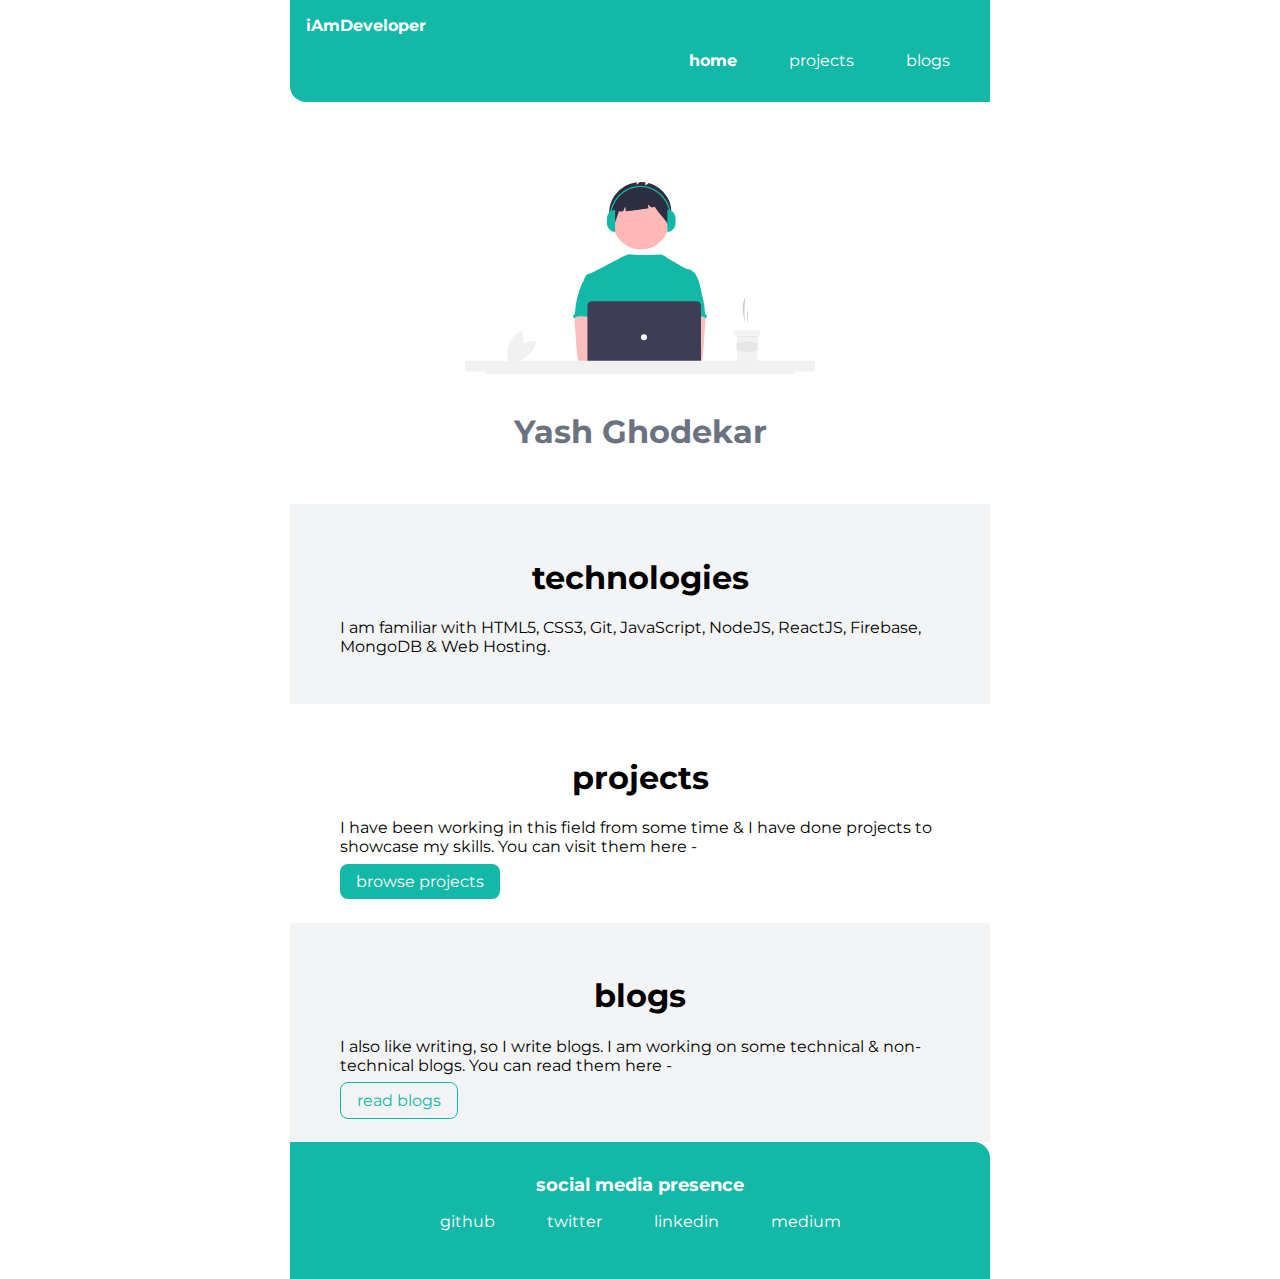
<file: index.html>
<!DOCTYPE html>
<html lang="en">
  <head>
    <meta charset="UTF-8" />
    <meta http-equiv="X-UA-Compatible" content="IE=edge" />
    <meta
      name="viewport"
      content="width=device-width, initial-scale=1.0"
    />
    <title>home | Yash Ghodekar</title>
    <link rel="stylesheet" href="styles.css" />
  </head>
  <body>
    <nav class="navigation container">
      <div class="nav-brand">iAmDeveloper</div>
      <ul class="list-non-bullet nav-pills">
        <li class="list-item-inline">
          <a class="link link-active" href="/">home</a>
        </li>
        <li class="list-item-inline">
          <a class="link" href="/projects.html">projects</a>
        </li>
        <li class="list-item-inline">
          <a class="link" href="/blogs.html">blogs</a>
        </li>
      </ul>
    </nav>

    <header class="hero">
      <img class="hero-img" src="images/hero.svg" alt="coding" />
      <h1 class="hero-heading">Yash Ghodekar</h1>
    </header>

    <section class="section ow">
      <div class="container container-center">
        <h1>technologies</h1>
        <p>
          I am familiar with HTML5, CSS3, Git, JavaScript, NodeJS,
          ReactJS, Firebase, MongoDB & Web Hosting.
        </p>
      </div>
    </section>

    <section class="section">
      <div class="container container-center">
        <h1>projects</h1>
        <p>
          I have been working in this field from some time & I have
          done projects to showcase my skills. You can visit them here
          -
        </p>
        <a class="link link-primary" href="/projects.html"
          >browse projects</a
        >
      </div>
    </section>

    <section class="section ow">
      <div class="container container-center">
        <h1>blogs</h1>
        <p>
          I also like writing, so I write blogs. I am working on some
          technical & non-technical blogs. You can read them here -
        </p>
        <a class="link link-secondary" href="/blogs.html"
          >read blogs</a
        >
      </div>
    </section>

    <footer class="footer">
      <div class="footer-header">social media presence</div>
      <ul class="social-links list-non-bullet">
        <li class="list-item-inline">
          <a class="link" href="https://github.com/horsemaker"
            >github</a
          >
        </li>
        <li class="list-item-inline">
          <a class="link" href="https://twitter.com/horsemaker_"
            >twitter</a
          >
        </li>
        <li class="list-item-inline">
          <a
            class="link"
            href="https://www.linkedin.com/in/yashghodekar/"
            >linkedin</a
          >
        </li>
        <li class="list-item-inline">
          <a class="link" href="https://yash-ghodekar.medium.com/"
            >medium</a
          >
        </li>
      </ul>
    </footer>
  </body>
</html>
</file>
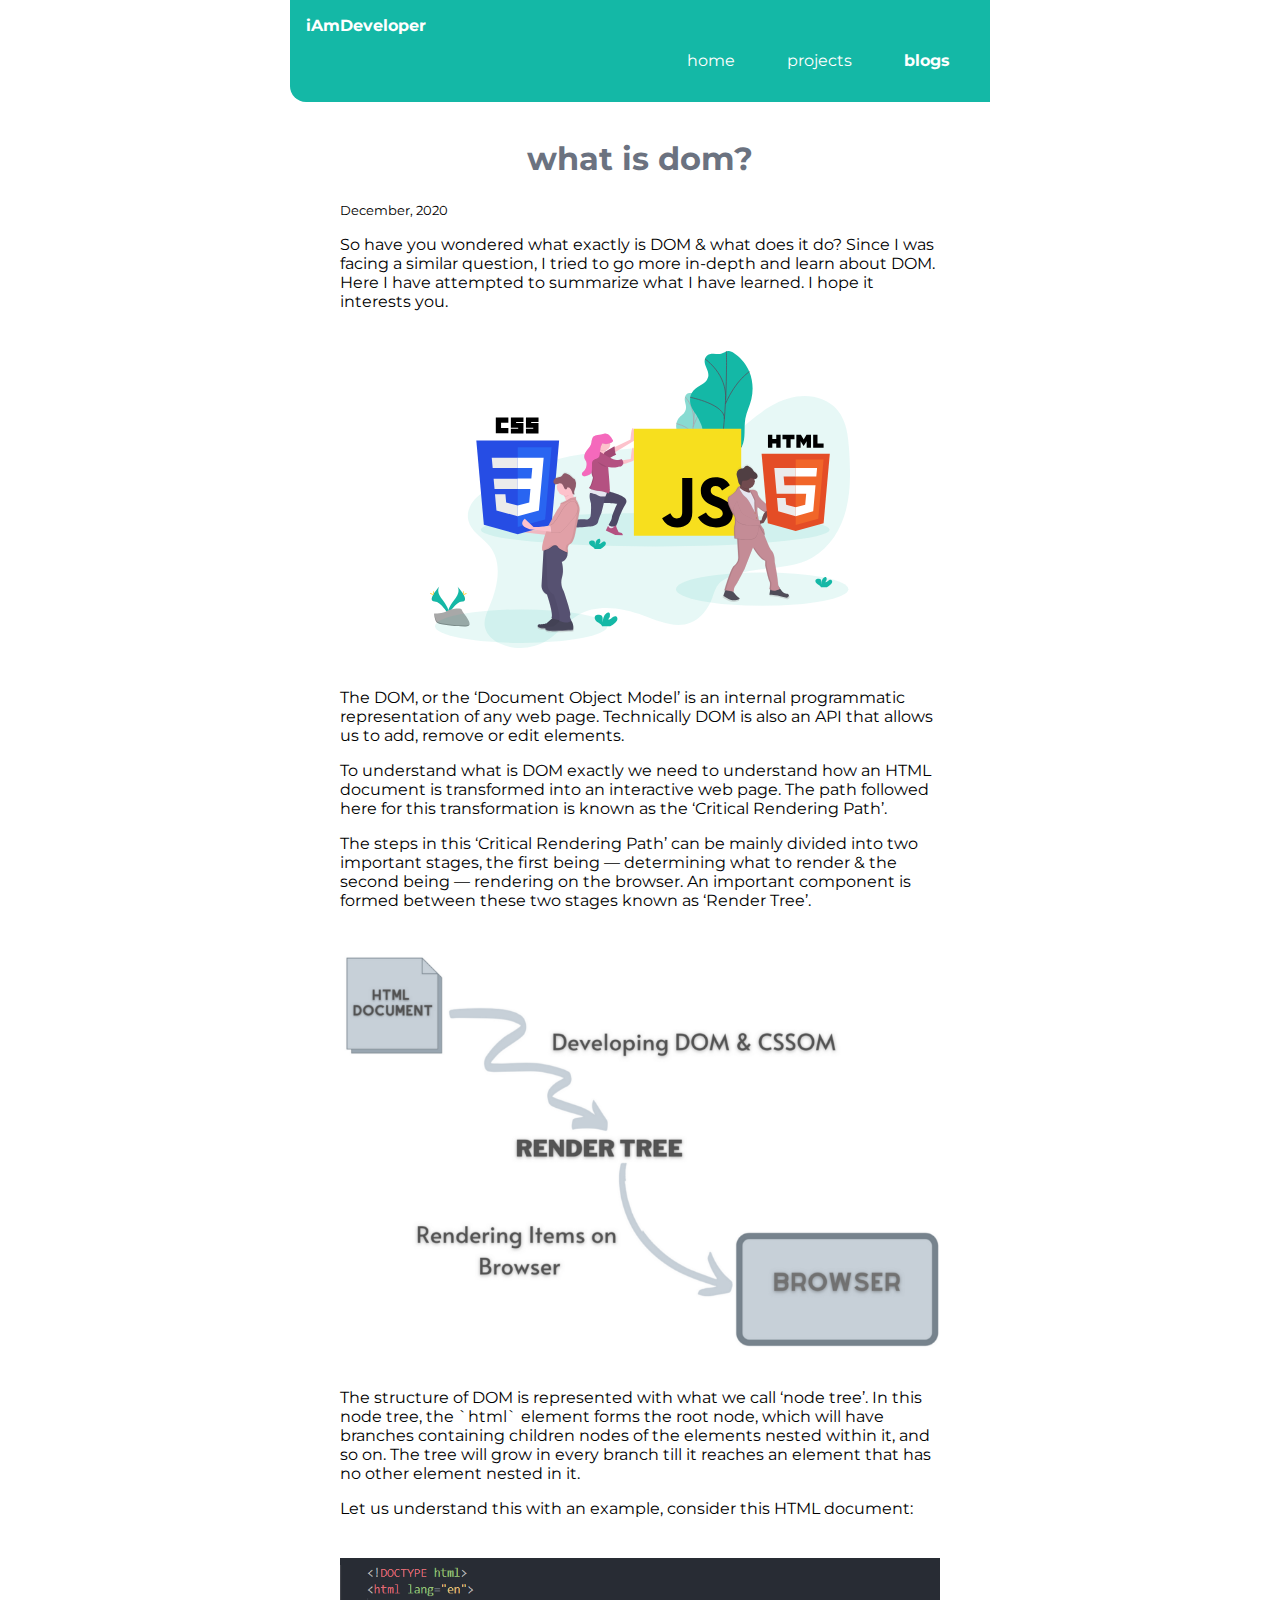
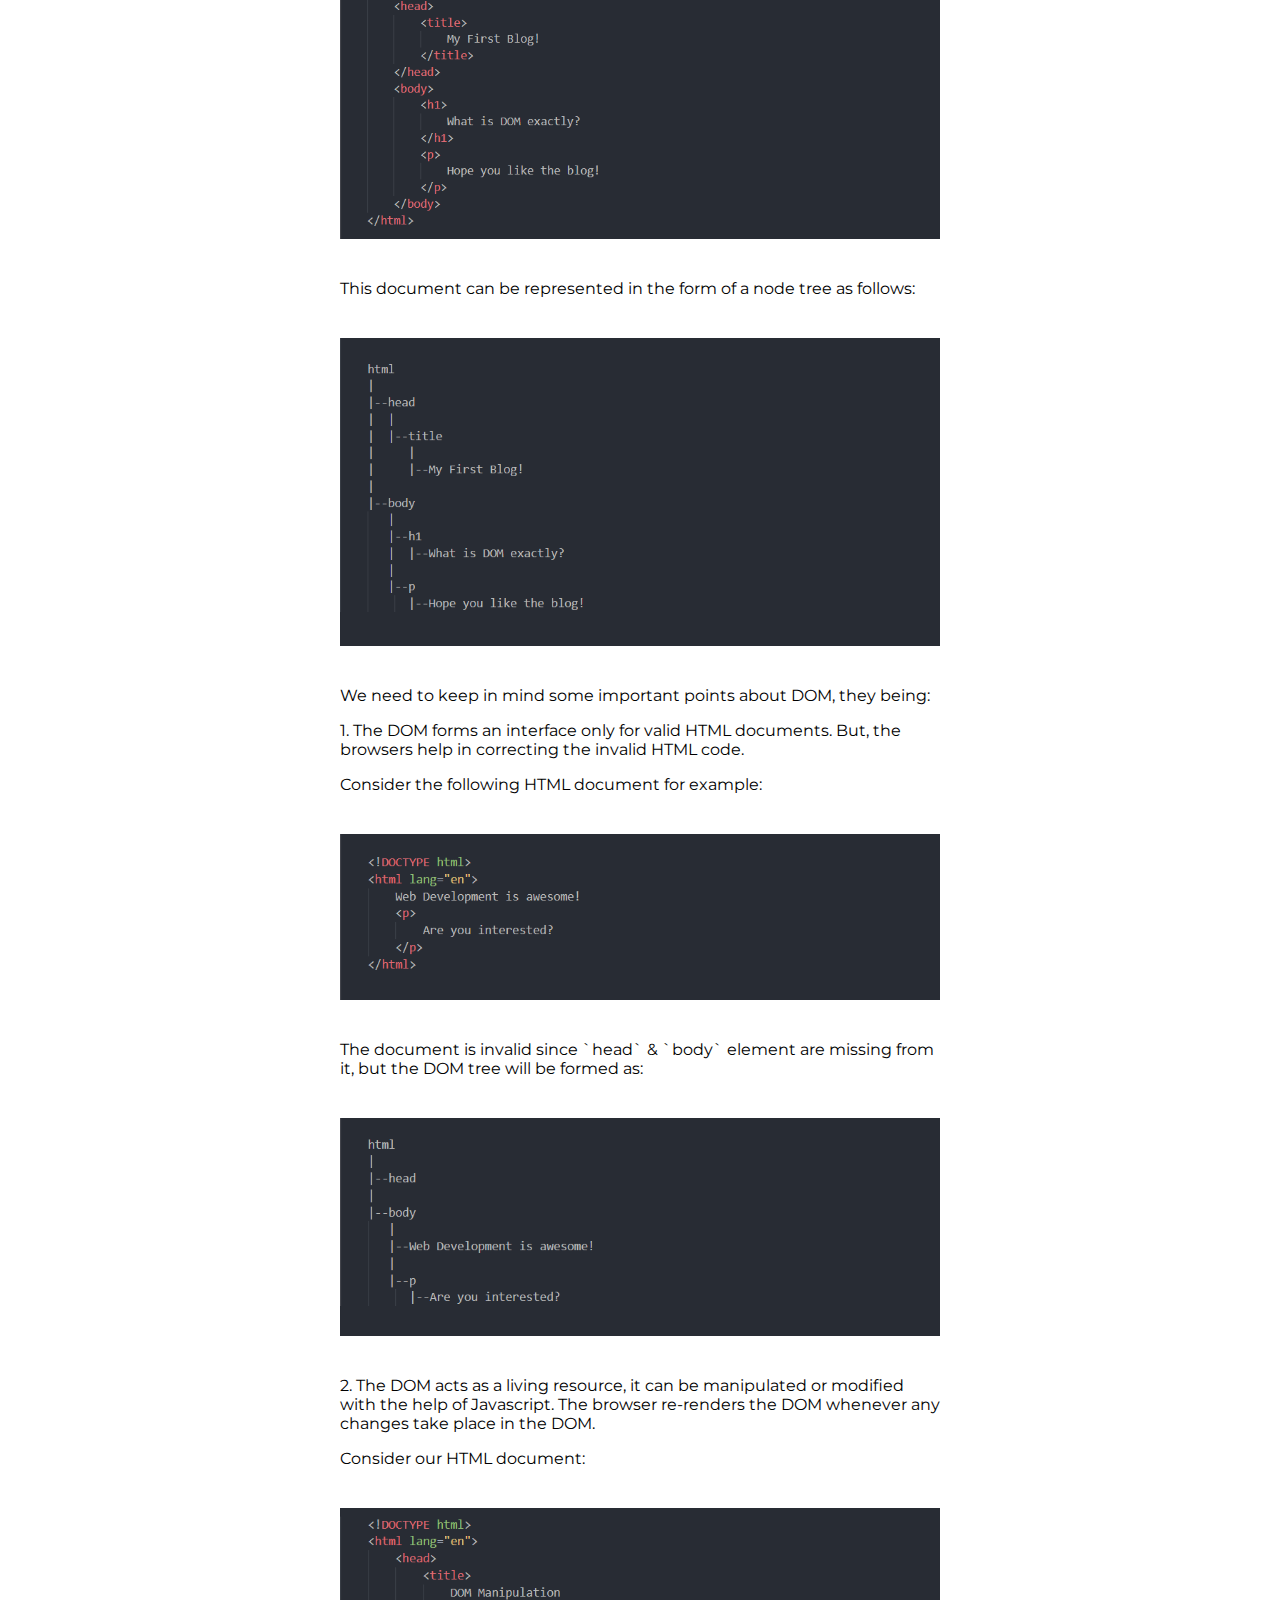
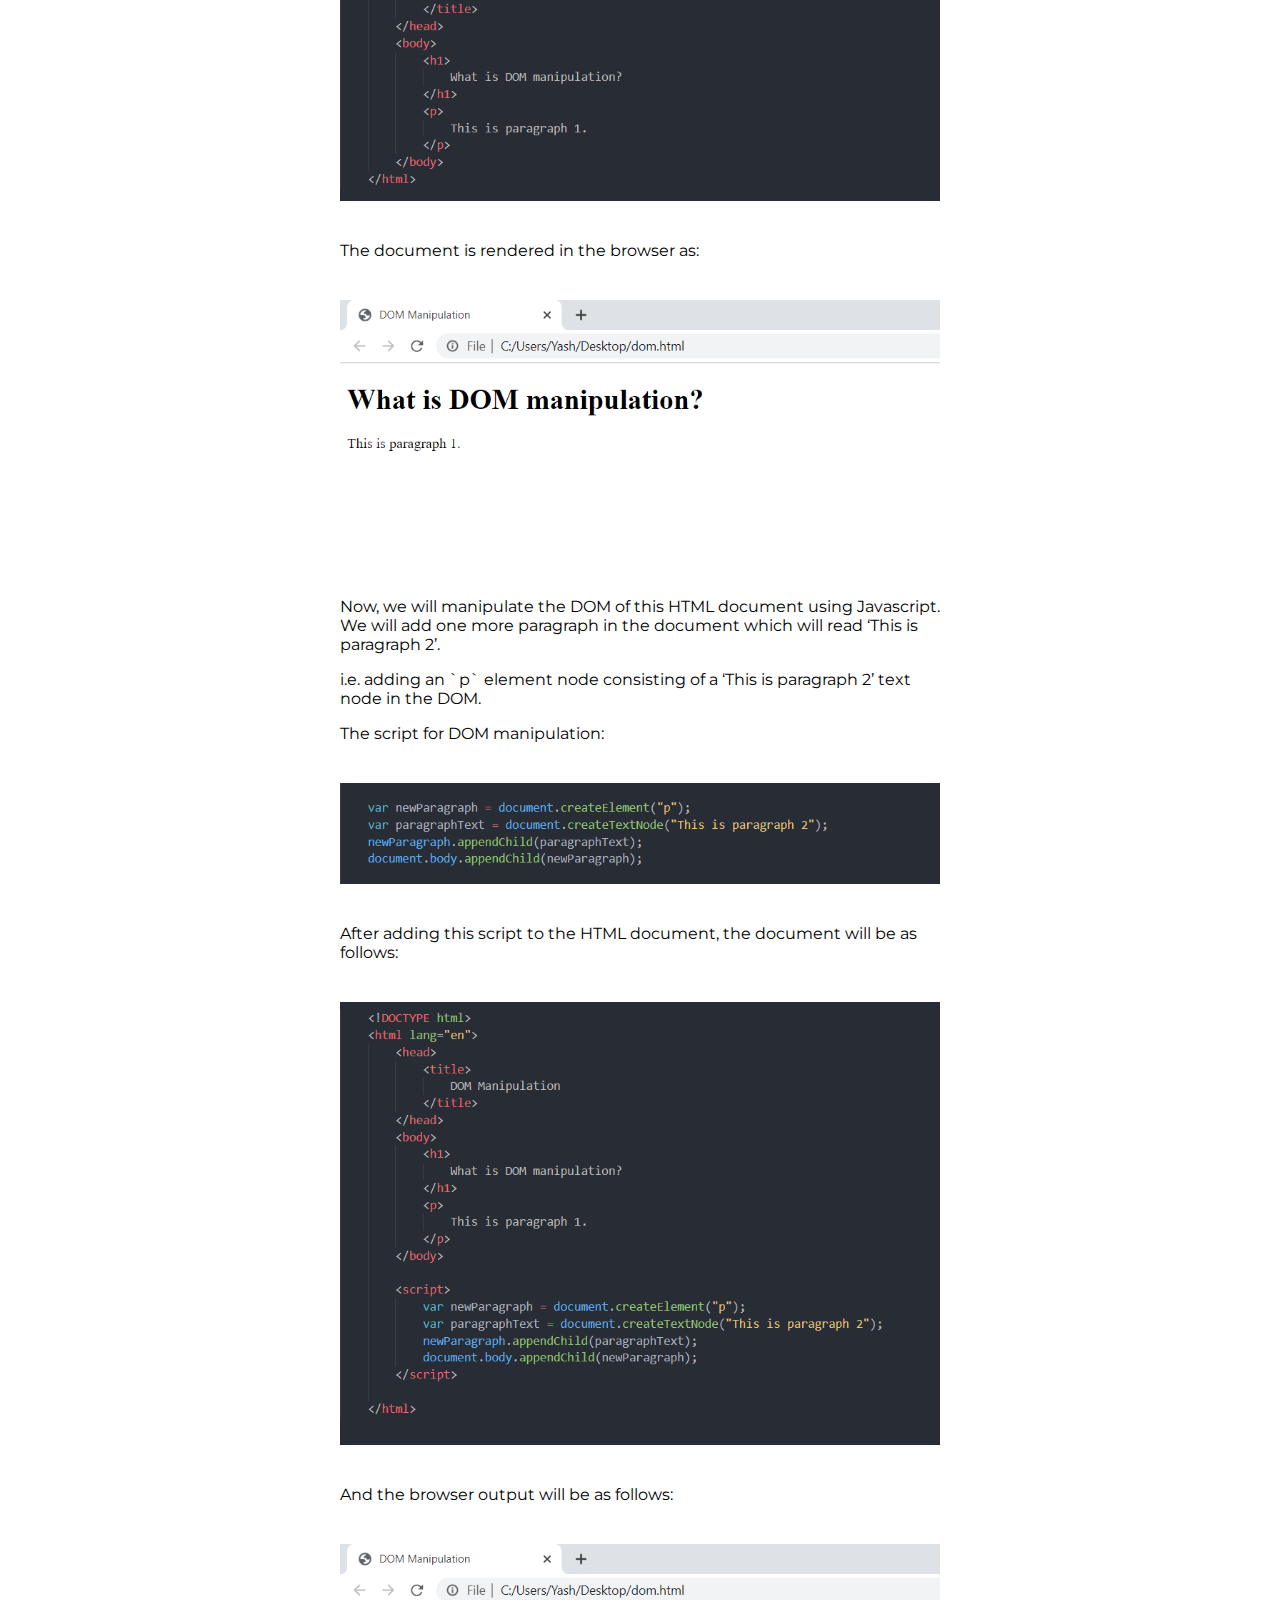
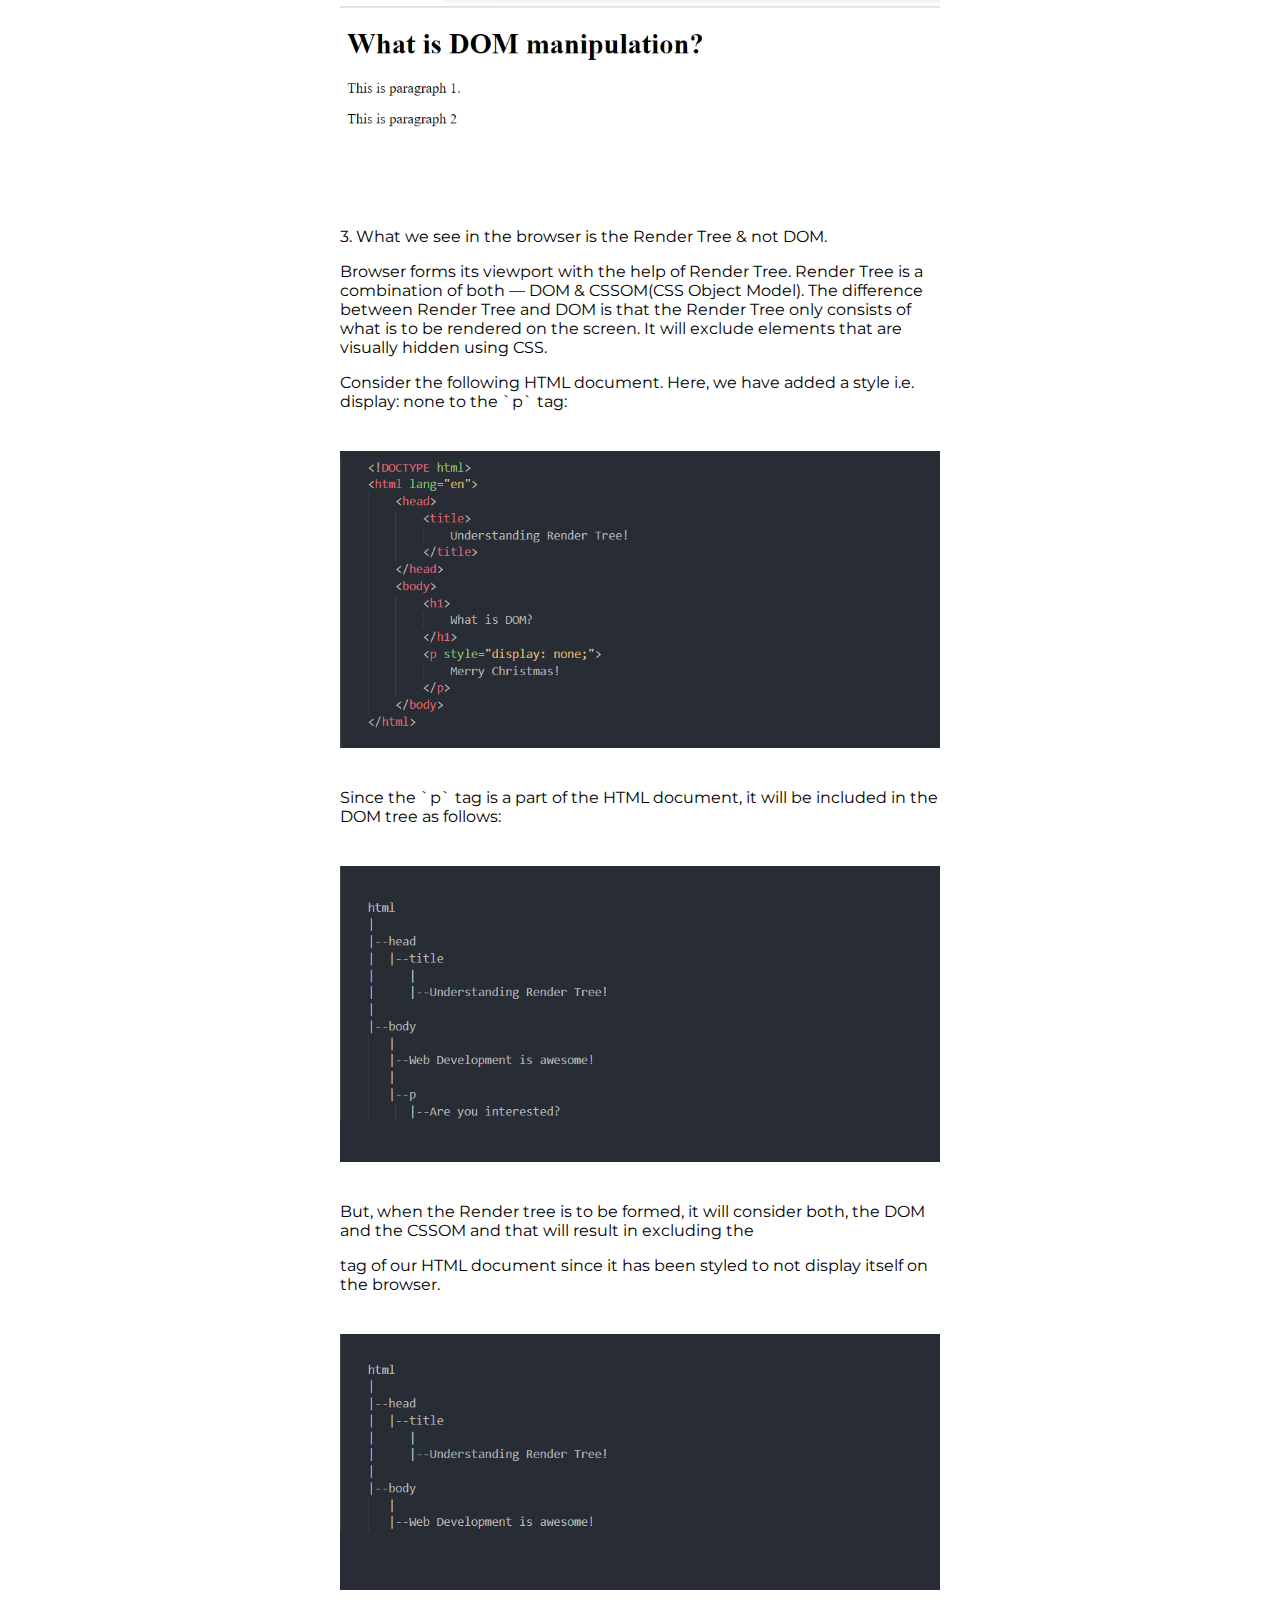
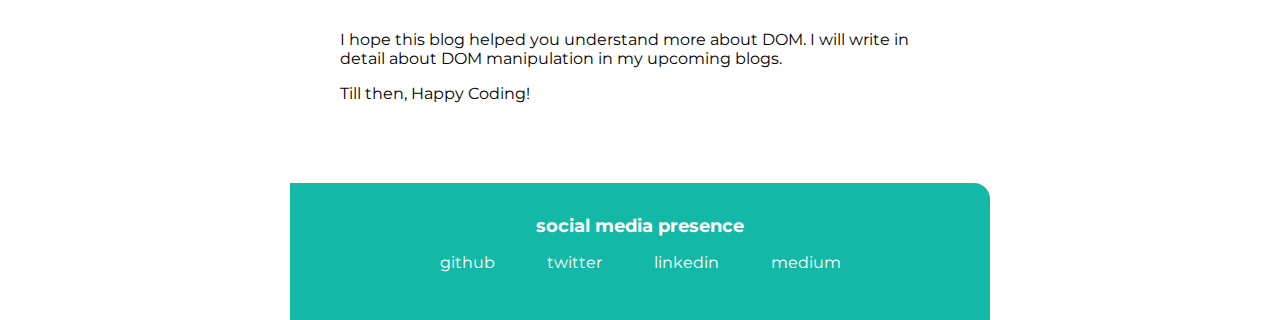
<file: blog1.html>
<!DOCTYPE html>
<html lang="en">
  <head>
    <meta charset="UTF-8" />
    <meta http-equiv="X-UA-Compatible" content="IE=edge" />
    <meta
      name="viewport"
      content="width=device-width, initial-scale=1.0"
    />
    <title>what is dom? | Yash Ghodekar</title>
    <link rel="stylesheet" href="styles.css" />
  </head>
  <body>
    <nav class="navigation container">
      <div class="nav-brand">iAmDeveloper</div>
      <ul class="list-non-bullet nav-pills">
        <li class="list-item-inline">
          <a class="link" href="/">home</a>
        </li>
        <li class="list-item-inline">
          <a class="link" href="/projects.html">projects</a>
        </li>
        <li class="list-item-inline">
          <a class="link link-active" href="/blogs.html">blogs</a>
        </li>
      </ul>
    </nav>

    <div class="container container-center">
      <h1 class="hero-heading">what is dom?</h1>
      <small>December, 2020</small>
      <p>
        So have you wondered what exactly is DOM & what does it do?
        Since I was facing a similar question, I tried to go more
        in-depth and learn about DOM. Here I have attempted to
        summarize what I have learned. I hope it interests you.
      </p>
      <img
        class="blog-hero"
        src="../images/blog1.1.svg"
        alt="what is dom?"
      />
      <p>
        The DOM, or the ‘Document Object Model’ is an internal
        programmatic representation of any web page. Technically DOM
        is also an API that allows us to add, remove or edit elements.
      </p>
      <p>
        To understand what is DOM exactly we need to understand how an
        HTML document is transformed into an interactive web page. The
        path followed here for this transformation is known as the
        ‘Critical Rendering Path’.
      </p>
      <p>
        The steps in this ‘Critical Rendering Path’ can be mainly
        divided into two important stages, the first being —
        determining what to render & the second being — rendering on
        the browser. An important component is formed between these
        two stages known as ‘Render Tree’.
      </p>
      <img
        class="blog-img"
        src="../images/blog1.2.png"
        alt="what is dom?"
      />
      <p>
        The structure of DOM is represented with what we call ‘node
        tree’. In this node tree, the `html` element forms the root
        node, which will have branches containing children nodes of
        the elements nested within it, and so on. The tree will grow
        in every branch till it reaches an element that has no other
        element nested in it.
      </p>
      <p>
        Let us understand this with an example, consider this HTML
        document:
      </p>
      <img
        class="blog-img"
        src="../images/blog1.3.png"
        alt="what is dom?"
      />
      <p>
        This document can be represented in the form of a node tree as
        follows:
      </p>
      <img
        class="blog-img"
        src="../images/blog1.4.png"
        alt="what is dom?"
      />
      <p>
        We need to keep in mind some important points about DOM, they
        being:
      </p>
      <p>
        1. The DOM forms an interface only for valid HTML documents.
        But, the browsers help in correcting the invalid HTML code.
      </p>
      <p>Consider the following HTML document for example:</p>
      <img
        class="blog-img"
        src="../images/blog1.5.png"
        alt="what is dom?"
      />
      <p>
        The document is invalid since `head` & `body` element are
        missing from it, but the DOM tree will be formed as:
      </p>
      <img
        class="blog-img"
        src="../images/blog1.6.png"
        alt="what is dom?"
      />
      <p>
        2. The DOM acts as a living resource, it can be manipulated or
        modified with the help of Javascript. The browser re-renders
        the DOM whenever any changes take place in the DOM.
      </p>
      <p>Consider our HTML document:</p>
      <img
        class="blog-img"
        src="../images/blog1.7.png"
        alt="what is dom?"
      />
      <p>The document is rendered in the browser as:</p>
      <img
        class="blog-img"
        src="../images/blog1.8.png"
        alt="what is dom?"
      />
      <p>
        Now, we will manipulate the DOM of this HTML document using
        Javascript. We will add one more paragraph in the document
        which will read ‘This is paragraph 2’.
      </p>
      <p>
        i.e. adding an `p` element node consisting of a ‘This is
        paragraph 2’ text node in the DOM.
      </p>
      <p>The script for DOM manipulation:</p>
      <img
        class="blog-img"
        src="../images/blog1.9.png"
        alt="what is dom?"
      />
      <p>
        After adding this script to the HTML document, the document
        will be as follows:
      </p>
      <img
        class="blog-img"
        src="../images/blog1.10.png"
        alt="what is dom?"
      />
      <p>And the browser output will be as follows:</p>
      <img
        class="blog-img"
        src="../images/blog1.11.png"
        alt="what is dom?"
      />
      <p>
        3. What we see in the browser is the Render Tree & not DOM.
      </p>
      <p>
        Browser forms its viewport with the help of Render Tree.
        Render Tree is a combination of both — DOM & CSSOM(CSS Object
        Model). The difference between Render Tree and DOM is that the
        Render Tree only consists of what is to be rendered on the
        screen. It will exclude elements that are visually hidden
        using CSS.
      </p>
      <p>
        Consider the following HTML document. Here, we have added a
        style i.e. display: none to the `p` tag:
      </p>
      <img
        class="blog-img"
        src="../images/blog1.12.png"
        alt="what is dom?"
      />
      <p>
        Since the `p` tag is a part of the HTML document, it will be
        included in the DOM tree as follows:
      </p>
      <img
        class="blog-img"
        src="../images/blog1.13.png"
        alt="what is dom?"
      />
      <p>
        But, when the Render tree is to be formed, it will consider
        both, the DOM and the CSSOM and that will result in excluding
        the
      </p>
      <p>
        tag of our HTML document since it has been styled to not
        display itself on the browser.
      </p>
      <img
        class="blog-img"
        src="../images/blog1.14.png"
        alt="what is dom?"
      />
      <p>
        I hope this blog helped you understand more about DOM. I will
        write in detail about DOM manipulation in my upcoming blogs.
      </p>
      <p>Till then, Happy Coding!</p>
    </div>

    <footer class="footer footer-projects-blogs">
      <div class="footer-header">social media presence</div>
      <ul class="social-links list-non-bullet">
        <li class="list-item-inline">
          <a class="link" href="https://github.com/horsemaker"
            >github</a
          >
        </li>
        <li class="list-item-inline">
          <a class="link" href="https://twitter.com/horsemaker_"
            >twitter</a
          >
        </li>
        <li class="list-item-inline">
          <a
            class="link"
            href="https://www.linkedin.com/in/yashghodekar/"
            >linkedin</a
          >
        </li>
        <li class="list-item-inline">
          <a class="link" href="https://yash-ghodekar.medium.com/"
            >medium</a
          >
        </li>
      </ul>
    </footer>
  </body>
</html>
</file>
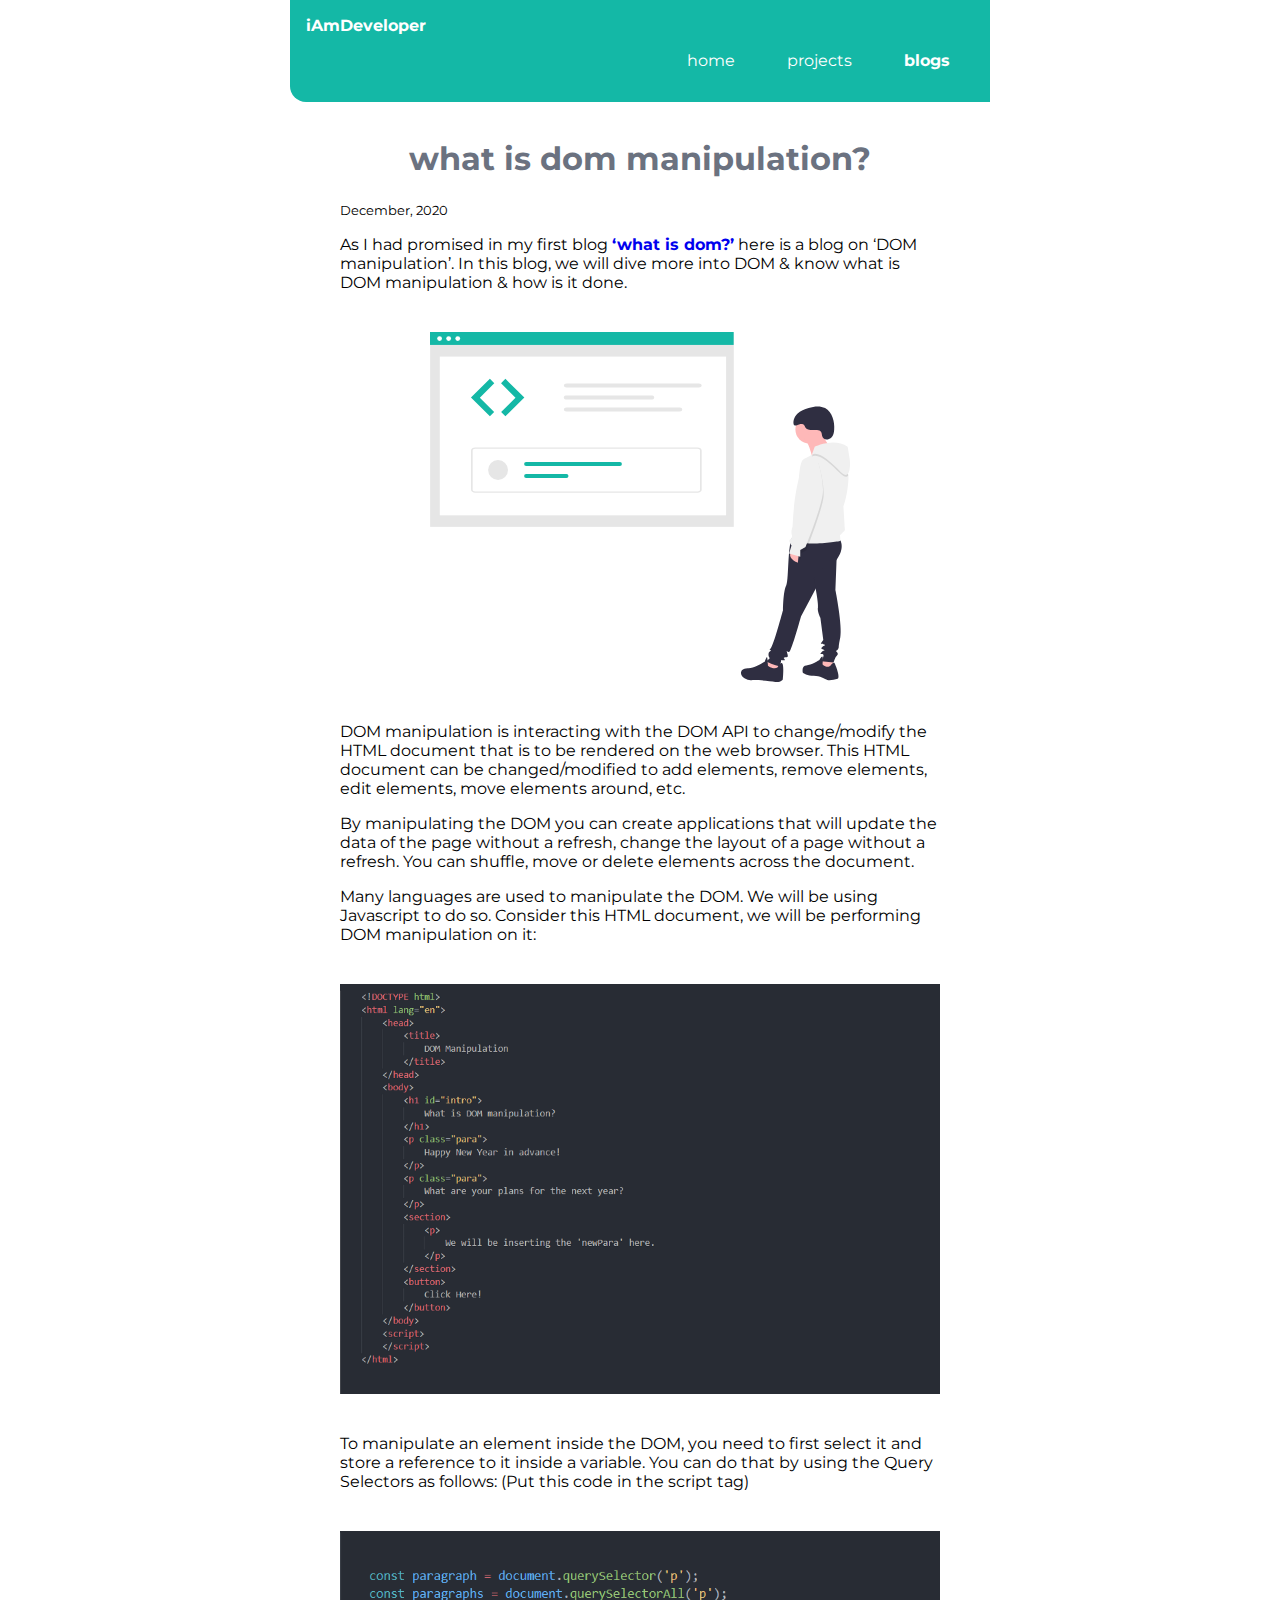
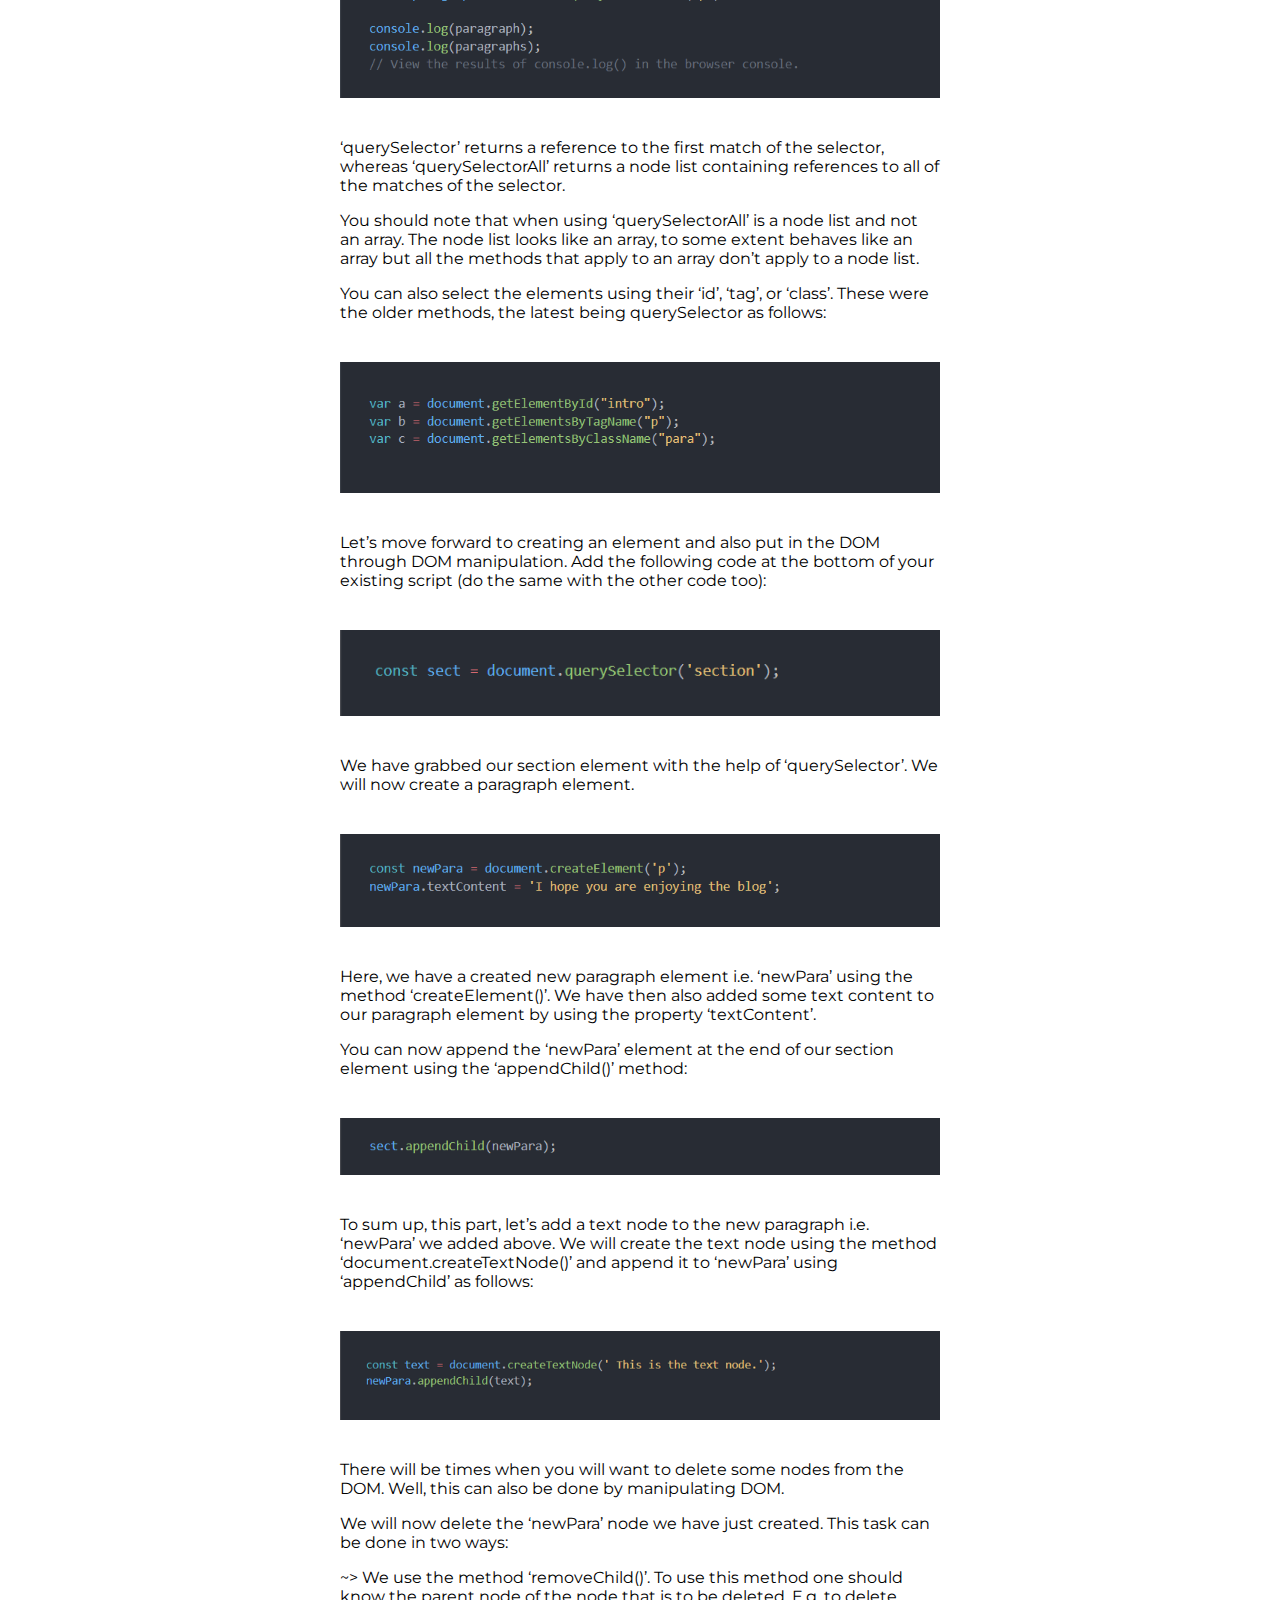
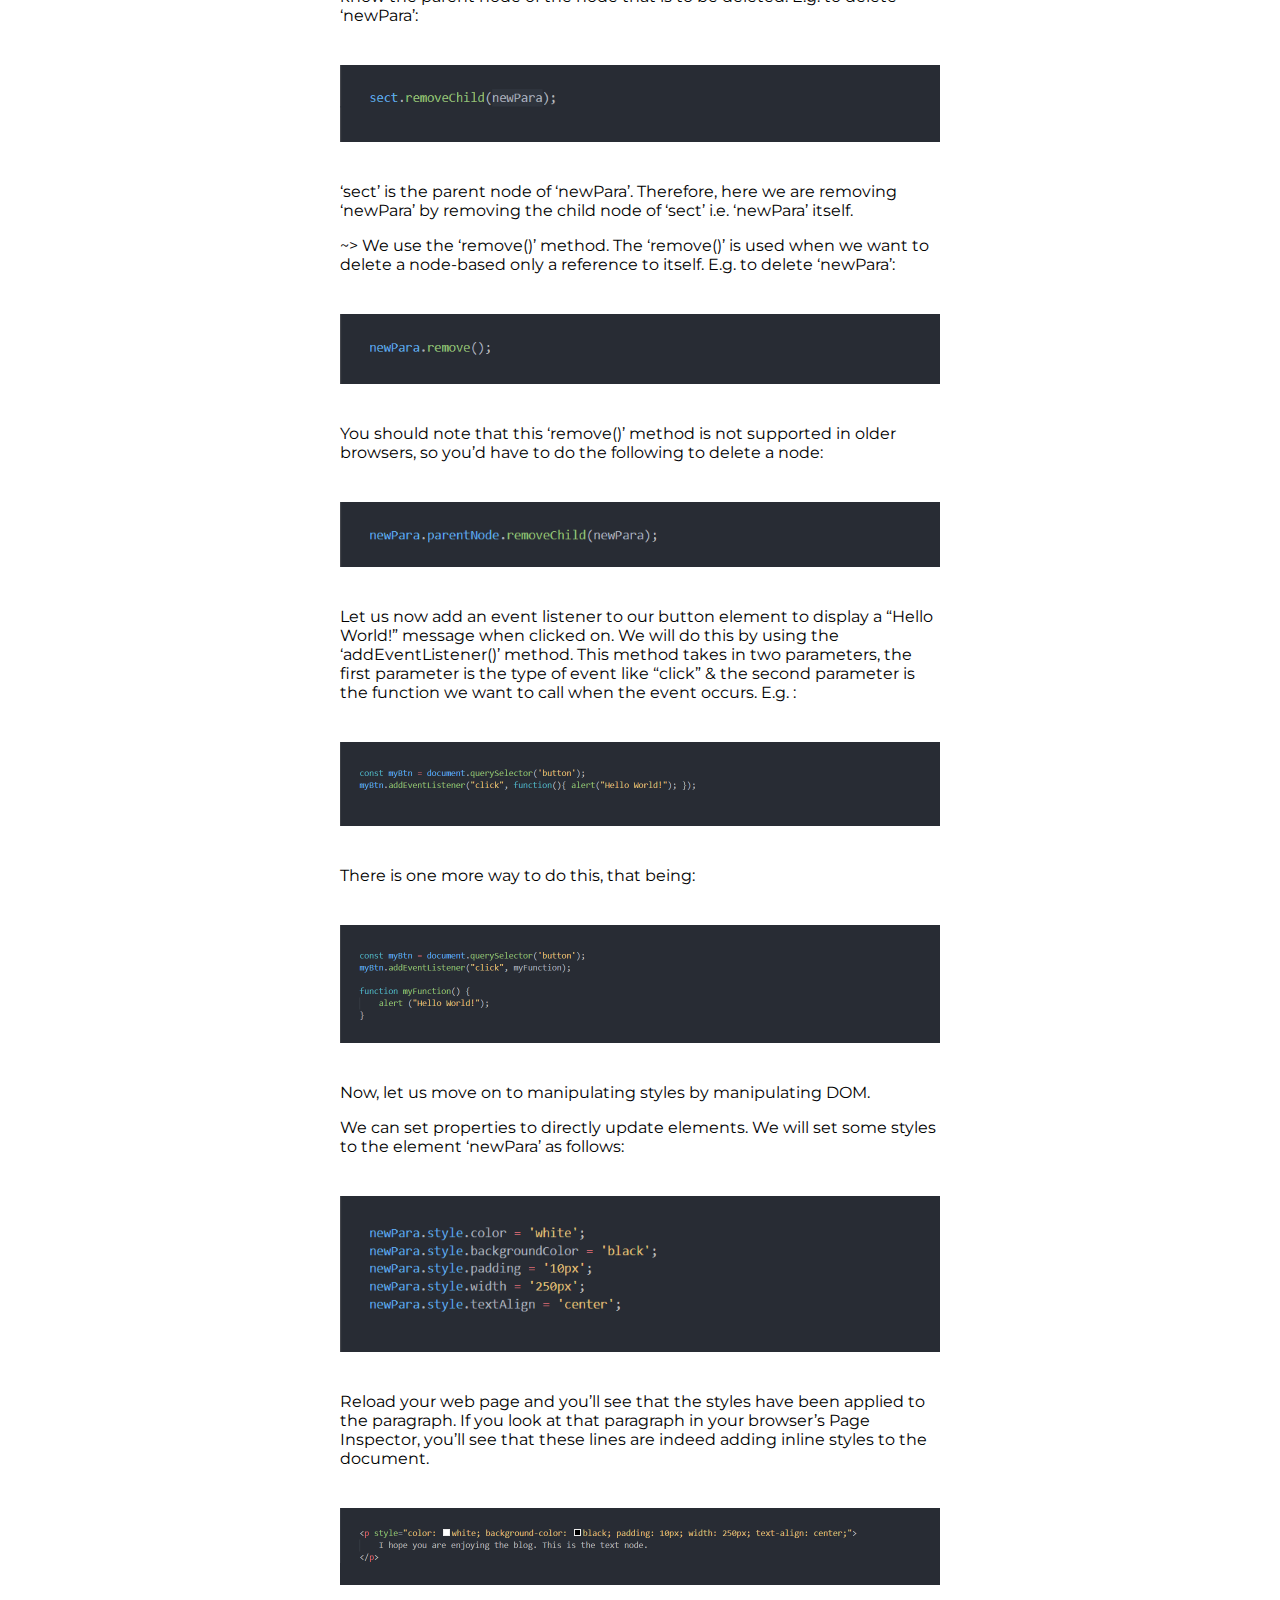
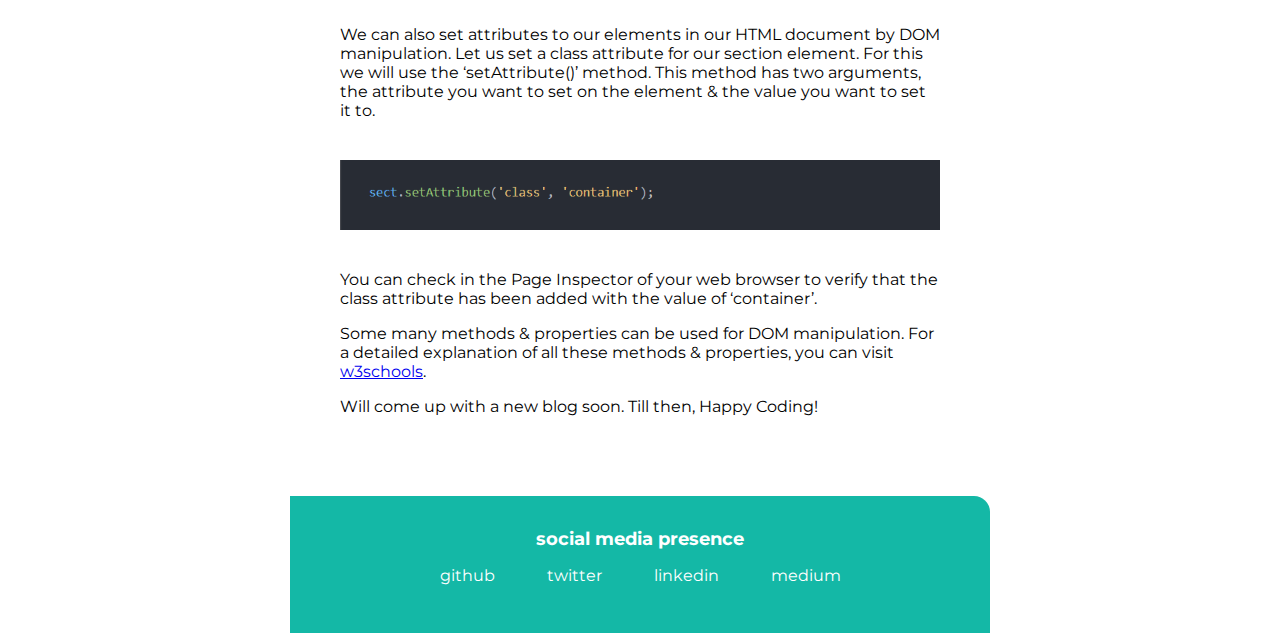
<file: blog2.html>
<!DOCTYPE html>
<html lang="en">
  <head>
    <meta charset="UTF-8" />
    <meta http-equiv="X-UA-Compatible" content="IE=edge" />
    <meta
      name="viewport"
      content="width=device-width, initial-scale=1.0"
    />
    <title>what is dom manipulation? | Yash Ghodekar</title>
    <link rel="stylesheet" href="styles.css" />
  </head>
  <body>
    <nav class="navigation container">
      <div class="nav-brand">iAmDeveloper</div>
      <ul class="list-non-bullet nav-pills">
        <li class="list-item-inline">
          <a class="link" href="/">home</a>
        </li>
        <li class="list-item-inline">
          <a class="link" href="/projects.html">projects</a>
        </li>
        <li class="list-item-inline">
          <a class="link link-active" href="/blogs.html">blogs</a>
        </li>
      </ul>
    </nav>

    <div class="container container-center">
      <h1 class="hero-heading">what is dom manipulation?</h1>
      <small>December, 2020</small>
      <p>
        As I had promised in my first blog
        <a class="link-blog" href="/blog1.html">‘what is dom?’</a>
        here is a blog on ‘DOM manipulation’. In this blog, we will
        dive more into DOM & know what is DOM manipulation & how is it
        done.
      </p>
      <img
        class="blog-hero"
        src="../images/blog2.1.svg"
        alt="what is dom?"
      />
      <p>
        DOM manipulation is interacting with the DOM API to
        change/modify the HTML document that is to be rendered on the
        web browser. This HTML document can be changed/modified to add
        elements, remove elements, edit elements, move elements
        around, etc.
      </p>
      <p>
        By manipulating the DOM you can create applications that will
        update the data of the page without a refresh, change the
        layout of a page without a refresh. You can shuffle, move or
        delete elements across the document.
      </p>
      <p>
        Many languages are used to manipulate the DOM. We will be
        using Javascript to do so. Consider this HTML document, we
        will be performing DOM manipulation on it:
      </p>
      <img
        class="blog-img"
        src="../images/blog2.2.png"
        alt="what is dom?"
      />
      <p>
        To manipulate an element inside the DOM, you need to first
        select it and store a reference to it inside a variable. You
        can do that by using the Query Selectors as follows: (Put this
        code in the script tag)
      </p>
      <img
        class="blog-img"
        src="../images/blog2.3.png"
        alt="what is dom?"
      />
      <p>
        ‘querySelector’ returns a reference to the first match of the
        selector, whereas ‘querySelectorAll’ returns a node list
        containing references to all of the matches of the selector.
      </p>
      <p>
        You should note that when using ‘querySelectorAll’ is a node
        list and not an array. The node list looks like an array, to
        some extent behaves like an array but all the methods that
        apply to an array don’t apply to a node list.
      </p>
      <p>
        You can also select the elements using their ‘id’, ‘tag’, or
        ‘class’. These were the older methods, the latest being
        querySelector as follows:
      </p>
      <img
        class="blog-img"
        src="../images/blog2.4.png"
        alt="what is dom?"
      />
      <p>
        Let’s move forward to creating an element and also put in the
        DOM through DOM manipulation. Add the following code at the
        bottom of your existing script (do the same with the other
        code too):
      </p>
      <img
        class="blog-img"
        src="../images/blog2.5.png"
        alt="what is dom?"
      />
      <p>
        We have grabbed our section element with the help of
        ‘querySelector’. We will now create a paragraph element.
      </p>
      <img
        class="blog-img"
        src="../images/blog2.6.png"
        alt="what is dom?"
      />
      <p>
        Here, we have a created new paragraph element i.e. ‘newPara’
        using the method ‘createElement()’. We have then also added
        some text content to our paragraph element by using the
        property ‘textContent’.
      </p>
      <p>
        You can now append the ‘newPara’ element at the end of our
        section element using the ‘appendChild()’ method:
      </p>
      <img
        class="blog-img"
        src="../images/blog2.7.png"
        alt="what is dom?"
      />
      <p>
        To sum up, this part, let’s add a text node to the new
        paragraph i.e. ‘newPara’ we added above. We will create the
        text node using the method ‘document.createTextNode()’ and
        append it to ‘newPara’ using ‘appendChild’ as follows:
      </p>
      <img
        class="blog-img"
        src="../images/blog2.8.png"
        alt="what is dom?"
      />
      <p>
        There will be times when you will want to delete some nodes
        from the DOM. Well, this can also be done by manipulating DOM.
      </p>
      <p>
        We will now delete the ‘newPara’ node we have just created.
        This task can be done in two ways:
      </p>
      <p>
        ~> We use the method ‘removeChild()’. To use this method one
        should know the parent node of the node that is to be deleted.
        E.g. to delete ‘newPara’:
      </p>
      <img
        class="blog-img"
        src="../images/blog2.9.png"
        alt="what is dom?"
      />
      <p>
        ‘sect’ is the parent node of ‘newPara’. Therefore, here we are
        removing ‘newPara’ by removing the child node of ‘sect’ i.e.
        ‘newPara’ itself.
      </p>
      <p>
        ~> We use the ‘remove()’ method. The ‘remove()’ is used when
        we want to delete a node-based only a reference to itself.
        E.g. to delete ‘newPara’:
      </p>
      <img
        class="blog-img"
        src="../images/blog2.10.png"
        alt="what is dom?"
      />
      <p>
        You should note that this ‘remove()’ method is not supported
        in older browsers, so you’d have to do the following to delete
        a node:
      </p>
      <img
        class="blog-img"
        src="../images/blog2.11.png"
        alt="what is dom?"
      />
      <p>
        Let us now add an event listener to our button element to
        display a “Hello World!” message when clicked on. We will do
        this by using the ‘addEventListener()’ method. This method
        takes in two parameters, the first parameter is the type of
        event like “click” & the second parameter is the function we
        want to call when the event occurs. E.g. :
      </p>
      <img
        class="blog-img"
        src="../images/blog2.12.png"
        alt="what is dom?"
      />
      <p>There is one more way to do this, that being:</p>
      <img
        class="blog-img"
        src="../images/blog2.13.png"
        alt="what is dom?"
      />
      <p>
        Now, let us move on to manipulating styles by manipulating
        DOM.
      </p>
      <p>
        We can set properties to directly update elements. We will set
        some styles to the element ‘newPara’ as follows:
      </p>
      <img
        class="blog-img"
        src="../images/blog2.14.png"
        alt="what is dom?"
      />
      <p>
        Reload your web page and you’ll see that the styles have been
        applied to the paragraph. If you look at that paragraph in
        your browser’s Page Inspector, you’ll see that these lines are
        indeed adding inline styles to the document.
      </p>
      <img
        class="blog-img"
        src="../images/blog2.15.png"
        alt="what is dom?"
      />
      <p>
        We can also set attributes to our elements in our HTML
        document by DOM manipulation. Let us set a class attribute for
        our section element. For this we will use the ‘setAttribute()’
        method. This method has two arguments, the attribute you want
        to set on the element & the value you want to set it to.
      </p>
      <img
        class="blog-img"
        src="../images/blog2.16.png"
        alt="what is dom?"
      />
      <p>
        You can check in the Page Inspector of your web browser to
        verify that the class attribute has been added with the value
        of ‘container’.
      </p>
      <p>
        Some many methods & properties can be used for DOM
        manipulation. For a detailed explanation of all these methods
        & properties, you can visit
        <a href="https://www.w3schools.com/js/js_htmldom_methods.asp"
          >w3schools</a
        >.
      </p>
      <p>
        Will come up with a new blog soon. Till then, Happy Coding!
      </p>
    </div>

    <footer class="footer footer-projects-blogs">
      <div class="footer-header">social media presence</div>
      <ul class="social-links list-non-bullet">
        <li class="list-item-inline">
          <a class="link" href="https://github.com/horsemaker"
            >github</a
          >
        </li>
        <li class="list-item-inline">
          <a class="link" href="https://twitter.com/horsemaker_"
            >twitter</a
          >
        </li>
        <li class="list-item-inline">
          <a
            class="link"
            href="https://www.linkedin.com/in/yashghodekar/"
            >linkedin</a
          >
        </li>
        <li class="list-item-inline">
          <a class="link" href="https://yash-ghodekar.medium.com/"
            >medium</a
          >
        </li>
      </ul>
    </footer>
  </body>
</html>
</file>
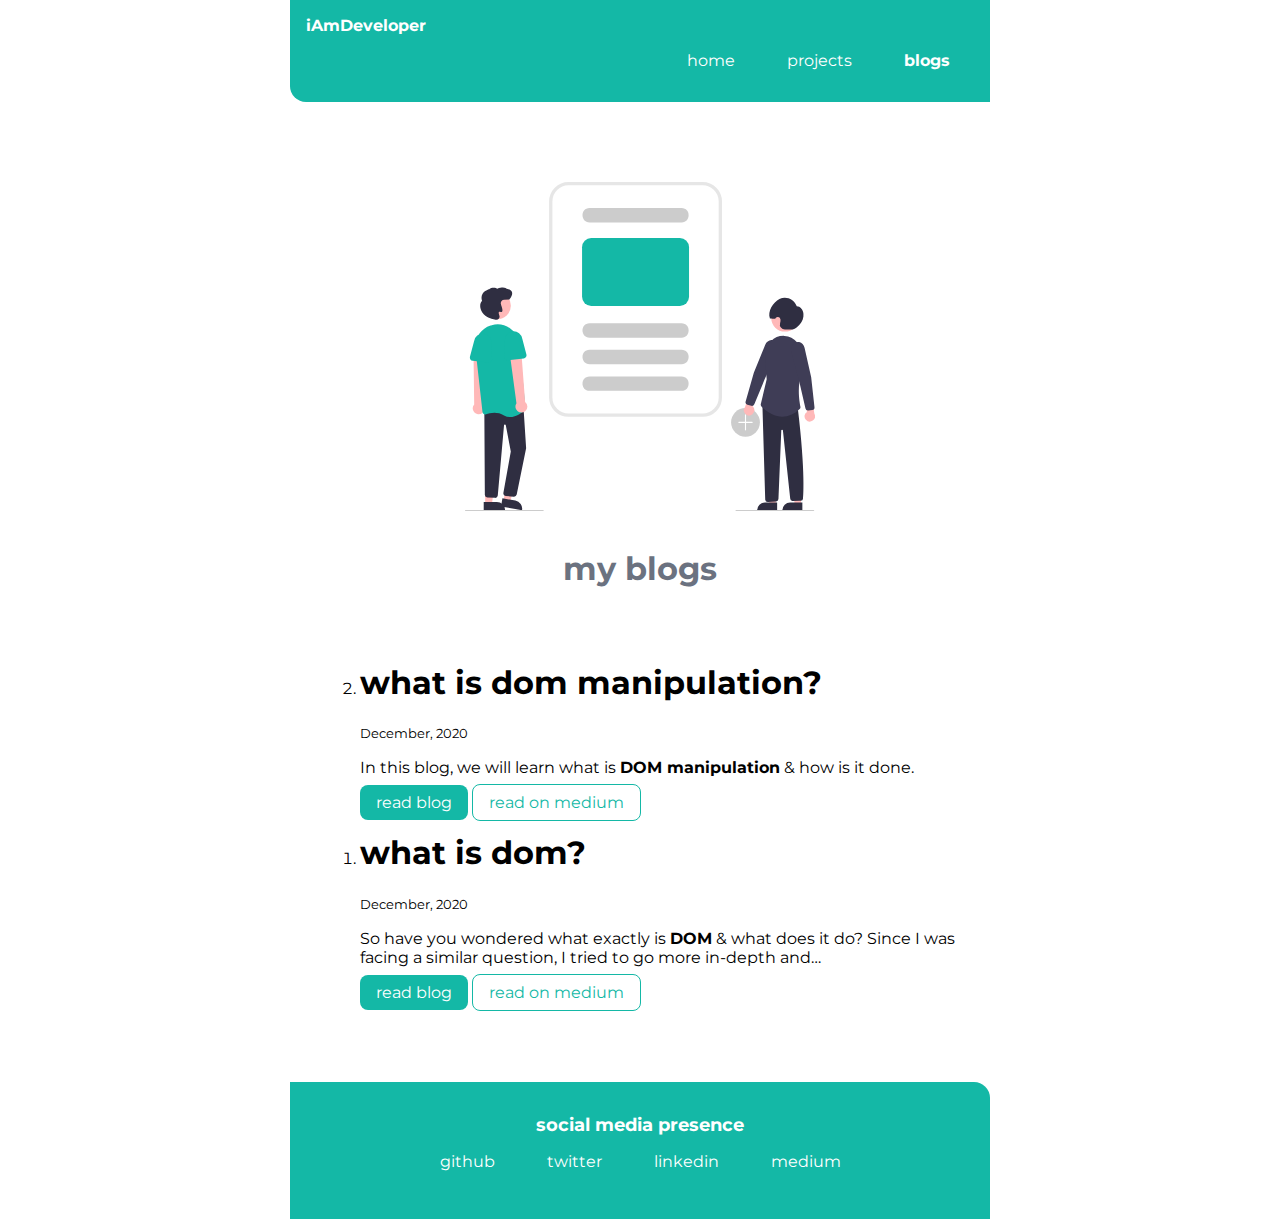
<file: blogs.html>
<!DOCTYPE html>
<html lang="en">
  <head>
    <meta charset="UTF-8" />
    <meta http-equiv="X-UA-Compatible" content="IE=edge" />
    <meta
      name="viewport"
      content="width=device-width, initial-scale=1.0"
    />
    <title>blogs | Yash Ghodekar</title>
    <link rel="stylesheet" href="styles.css" />
  </head>
  <body>
    <nav class="navigation container">
      <div class="nav-brand">iAmDeveloper</div>
      <ul class="list-non-bullet nav-pills">
        <li class="list-item-inline">
          <a class="link" href="/">home</a>
        </li>
        <li class="list-item-inline">
          <a class="link" href="/projects.html">projects</a>
        </li>
        <li class="list-item-inline">
          <a class="link link-active" href="/blogs.html">blogs</a>
        </li>
      </ul>
    </nav>

    <header class="hero">
      <img class="hero-img" src="images/blogs.svg" alt="coding" />
      <h1 class="hero-heading">my blogs</h1>
    </header>

    <ol reversed>
      <div class="container container-center">
        <li>
          <h1>what is dom manipulation?</h1>
          <small> December, 2020 </small>
          <p>
            In this blog, we will learn what is
            <strong>DOM manipulation</strong> & how is it done.
          </p>
          <a class="link link-primary" href="/blog2.html"
            >read blog</a
          >
          <a
            class="link link-secondary"
            href="https://medium.com/swlh/what-is-dom-manipulation-dd1f701723e3"
            >read on medium</a
          >
        </li>
        <li>
          <h1>what is dom?</h1>
          <small> December, 2020 </small>
          <p>
            So have you wondered what exactly is
            <strong>DOM</strong> & what does it do? Since I was facing
            a similar question, I tried to go more in-depth and…
          </p>
          <a class="link link-primary" href="/blog1.html"
            >read blog</a
          >
          <a
            class="link link-secondary"
            href="https://yash-ghodekar.medium.com/what-is-dom-15ab88e58d4b"
            >read on medium</a
          >
        </li>
      </div>
    </ol>

    <footer class="footer footer-projects-blogs">
      <div class="footer-header">social media presence</div>
      <ul class="social-links list-non-bullet">
        <li class="list-item-inline">
          <a class="link" href="https://github.com/horsemaker"
            >github</a
          >
        </li>
        <li class="list-item-inline">
          <a class="link" href="https://twitter.com/horsemaker_"
            >twitter</a
          >
        </li>
        <li class="list-item-inline">
          <a
            class="link"
            href="https://www.linkedin.com/in/yashghodekar/"
            >linkedin</a
          >
        </li>
        <li class="list-item-inline">
          <a class="link" href="https://yash-ghodekar.medium.com/"
            >medium</a
          >
        </li>
      </ul>
    </footer>
  </body>
</html>
</file>
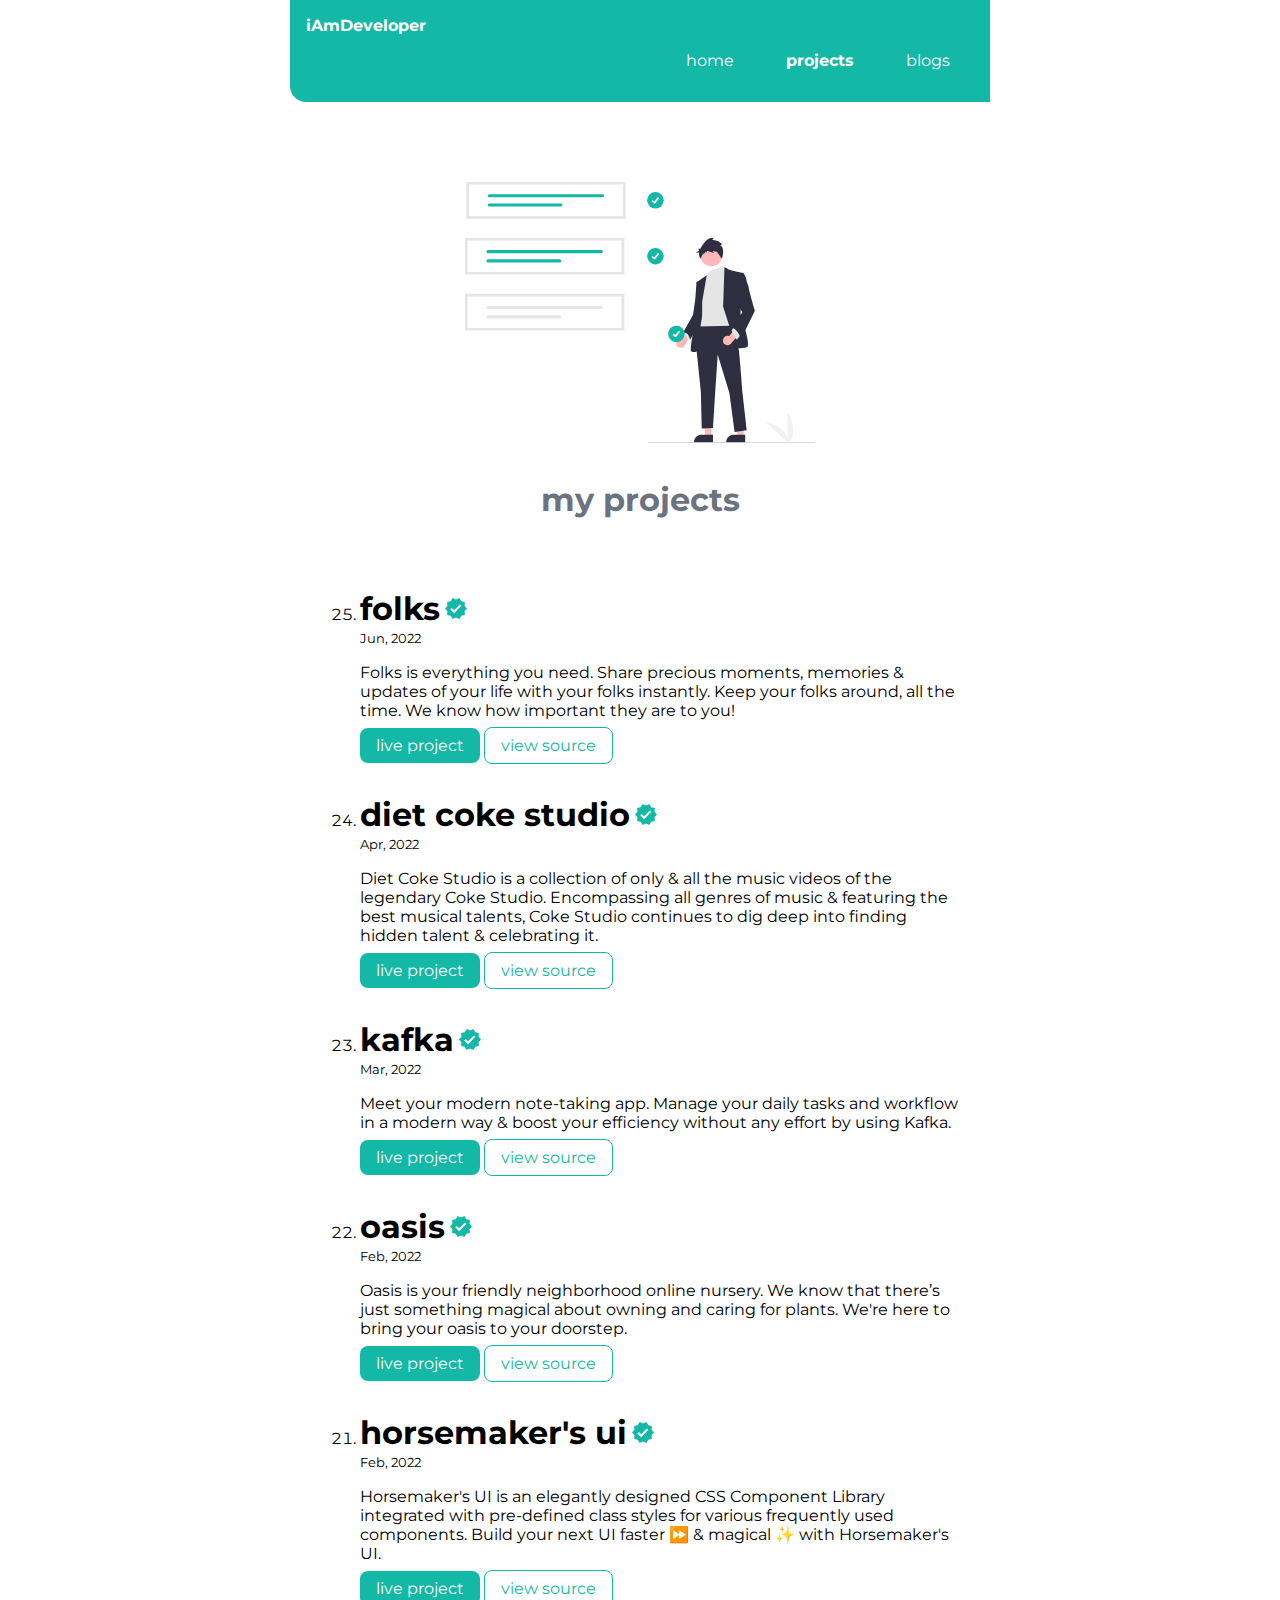
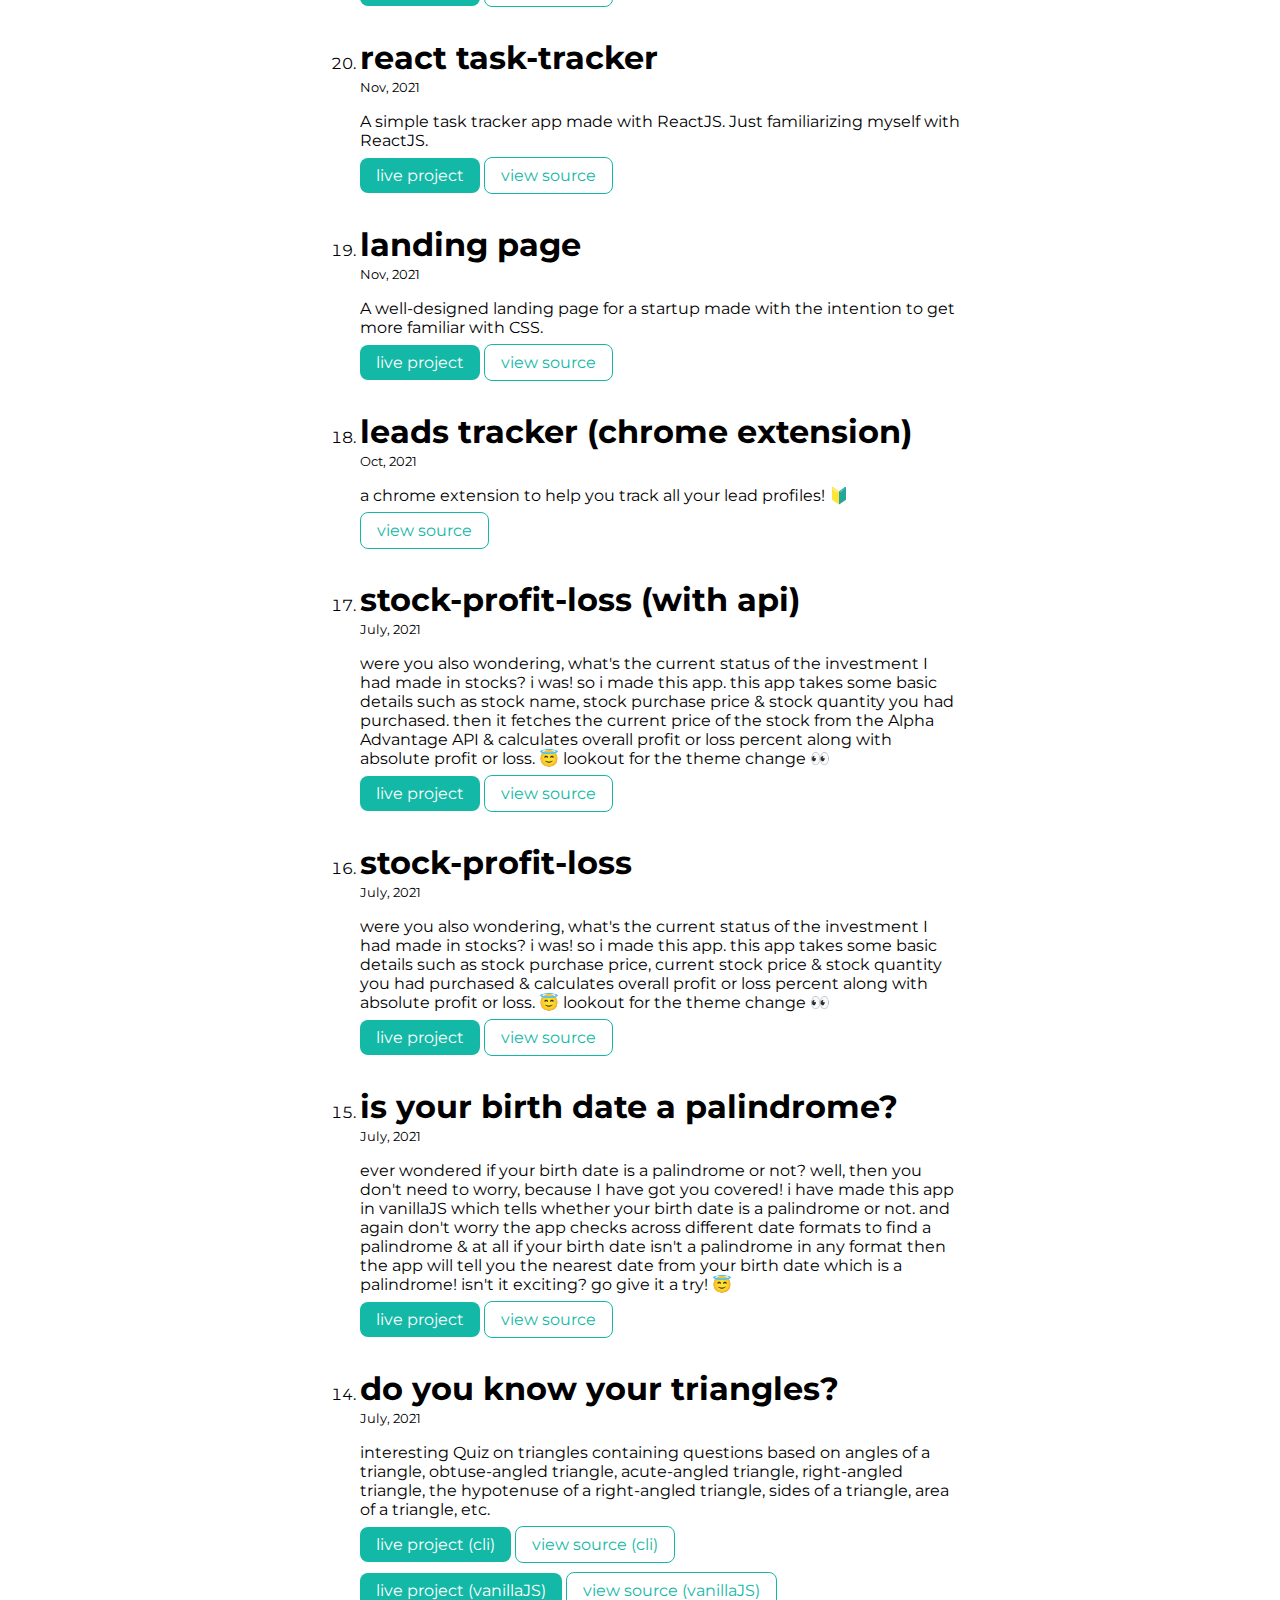
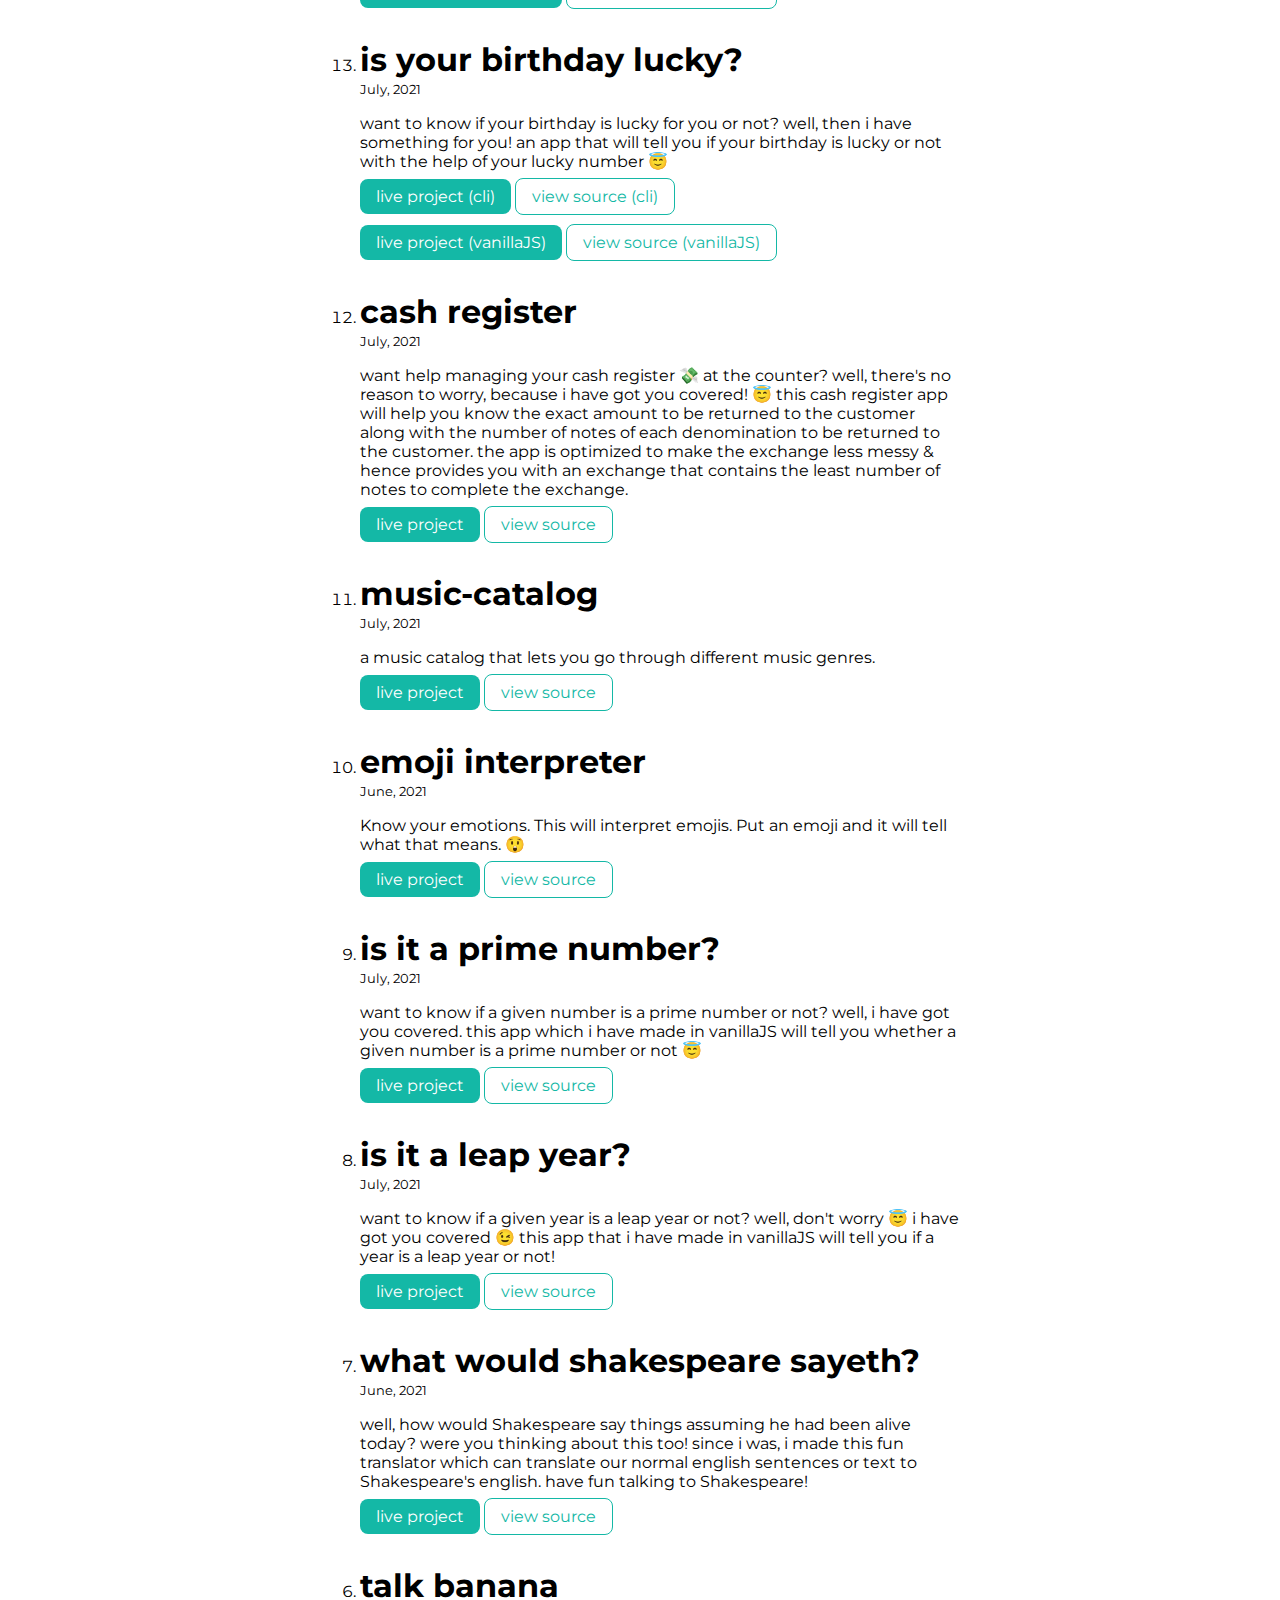
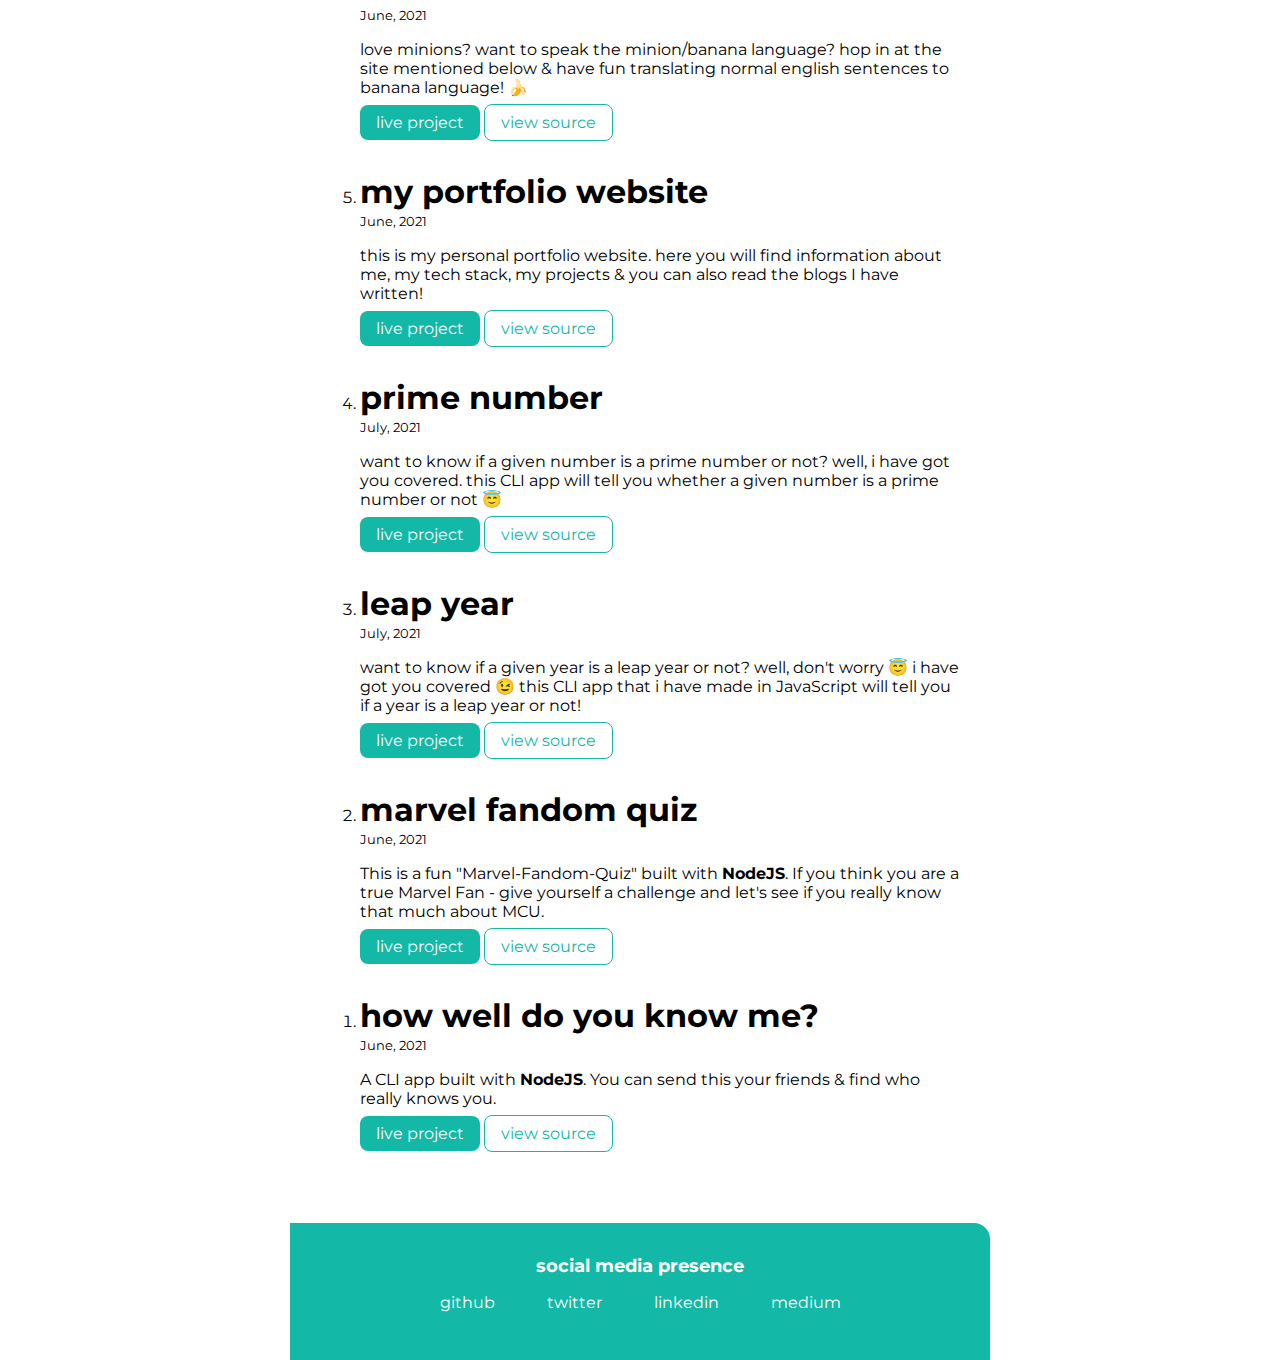
<file: projects.html>
<!DOCTYPE html>
<html lang="en">
  <head>
    <meta charset="UTF-8" />
    <meta http-equiv="X-UA-Compatible" content="IE=edge" />
    <meta
      name="viewport"
      content="width=device-width, initial-scale=1.0"
    />
    <title>projects | Yash Ghodekar</title>
    <link rel="stylesheet" href="styles.css" />
  </head>
  <body>
    <nav class="navigation container">
      <div class="nav-brand">iAmDeveloper</div>
      <ul class="list-non-bullet nav-pills">
        <li class="list-item-inline">
          <a class="link" href="/">home</a>
        </li>
        <li class="list-item-inline">
          <a class="link link-active" href="/projects.html"
            >projects</a
          >
        </li>
        <li class="list-item-inline">
          <a class="link" href="/blogs.html">blogs</a>
        </li>
      </ul>
    </nav>

    <header class="hero">
      <img class="hero-img" src="images/projects.svg" alt="coding" />
      <h1 class="hero-heading">my projects</h1>
    </header>

    <ol reversed>
      <div class="container container-center">
        <li class="project">
          <div class="project-title-with-verified-symbol">
            <h1 class="project-title">folks</h1>
            <img
              src="images/verified.svg"
              alt="verified"
              title="Made at neoG Camp"
            />
          </div>
          <small> Jun, 2022 </small>
          <p>
            Folks is everything you need. Share precious moments,
            memories & updates of your life with your folks instantly.
            Keep your folks around, all the time. We know how
            important they are to you!
          </p>
          <a
            class="link link-primary"
            href="https://folks.netlify.app/"
            >live project</a
          >
          <a
            class="link link-secondary"
            href="https://github.com/horsemaker/folks"
            >view source</a
          >
        </li>
        <li class="project">
          <div class="project-title-with-verified-symbol">
            <h1 class="project-title">diet coke studio</h1>
            <img
              src="images/verified.svg"
              alt="verified"
              title="Made at neoG Camp"
            />
          </div>
          <small> Apr, 2022 </small>
          <p>
            Diet Coke Studio is a collection of only & all the music
            videos of the legendary Coke Studio. Encompassing all
            genres of music & featuring the best musical talents, Coke
            Studio continues to dig deep into finding hidden talent &
            celebrating it.
          </p>
          <a
            class="link link-primary"
            href="https://dietcokestudio.netlify.app/"
            >live project</a
          >
          <a
            class="link link-secondary"
            href="https://github.com/horsemaker/coke"
            >view source</a
          >
        </li>
        <li class="project">
          <div class="project-title-with-verified-symbol">
            <h1 class="project-title">kafka</h1>
            <img
              src="images/verified.svg"
              alt="verified"
              title="Made at neoG Camp"
            />
          </div>
          <small> Mar, 2022 </small>
          <p>
            Meet your modern note-taking app. Manage your daily tasks
            and workflow in a modern way & boost your efficiency
            without any effort by using Kafka.
          </p>
          <a
            class="link link-primary"
            href="https://kafkawrites.netlify.app/"
            >live project</a
          >
          <a
            class="link link-secondary"
            href="https://github.com/horsemaker/kafka"
            >view source</a
          >
        </li>
        <li class="project">
          <div class="project-title-with-verified-symbol">
            <h1 class="project-title">oasis</h1>
            <img
              src="images/verified.svg"
              alt="verified"
              title="Made at neoG Camp"
            />
          </div>
          <small> Feb, 2022 </small>
          <p>
            Oasis is your friendly neighborhood online nursery. We
            know that there’s just something magical about owning and
            caring for plants. We're here to bring your oasis to your
            doorstep.
          </p>
          <a
            class="link link-primary"
            href="https://oasiss.netlify.app/"
            >live project</a
          >
          <a
            class="link link-secondary"
            href="https://github.com/horsemaker/oasis"
            >view source</a
          >
        </li>
        <li class="project">
          <div class="project-title-with-verified-symbol">
            <h1 class="project-title">horsemaker's ui</h1>
            <img
              src="images/verified.svg"
              alt="verified"
              title="Made at neoG Camp"
            />
          </div>
          <small> Feb, 2022 </small>
          <p>
            Horsemaker's UI is an elegantly designed CSS Component
            Library integrated with pre-defined class styles for
            various frequently used components. Build your next UI
            faster ⏩ & magical ✨ with Horsemaker's UI.
          </p>
          <a
            class="link link-primary"
            href="https://horsemaker-ui.netlify.app/"
            >live project</a
          >
          <a
            class="link link-secondary"
            href="https://github.com/horsemaker/horsemaker-UI"
            >view source</a
          >
        </li>
        <li class="project">
          <h1 class="project-title">react task-tracker</h1>
          <small> Nov, 2021 </small>
          <p>
            A simple task tracker app made with ReactJS. Just
            familiarizing myself with ReactJS.
          </p>
          <a
            class="link link-primary"
            href="https://react-task-trackerrr.netlify.app/"
            >live project</a
          >
          <a
            class="link link-secondary"
            href="https://github.com/horsemaker/react-task-tracker"
            >view source</a
          >
        </li>
        <li class="project">
          <h1 class="project-title">landing page</h1>
          <small> Nov, 2021 </small>
          <p>
            A well-designed landing page for a startup made with the
            intention to get more familiar with CSS.
          </p>
          <a
            class="link link-primary"
            href="https://landing-pageee.netlify.app/"
            >live project</a
          >
          <a
            class="link link-secondary"
            href="https://github.com/horsemaker/landing-page"
            >view source</a
          >
        </li>
        <li class="project">
          <h1 class="project-title">
            leads tracker (chrome extension)
          </h1>
          <small> Oct, 2021 </small>
          <p>
            a chrome extension to help you track all your lead
            profiles! 🔰
          </p>
          <a
            class="link link-secondary"
            href="https://github.com/horsemaker/lead-tracker"
            >view source</a
          >
        </li>
        <li class="project">
          <h1 class="project-title">stock-profit-loss (with api)</h1>
          <small> July, 2021 </small>
          <p>
            were you also wondering, what's the current status of the
            investment I had made in stocks? i was! so i made this
            app. this app takes some basic details such as stock name,
            stock purchase price & stock quantity you had purchased.
            then it fetches the current price of the stock from the
            Alpha Advantage API & calculates overall profit or loss
            percent along with absolute profit or loss. 😇 lookout for
            the theme change 👀
          </p>
          <a
            class="link link-primary"
            href="https://stock-with-api.netlify.app/"
            >live project</a
          >
          <a
            class="link link-secondary"
            href="https://github.com/horsemaker/stocks-profit-loss-with-api"
            >view source</a
          >
        </li>
        <li class="project">
          <h1 class="project-title">stock-profit-loss</h1>
          <small> July, 2021 </small>
          <p>
            were you also wondering, what's the current status of the
            investment I had made in stocks? i was! so i made this
            app. this app takes some basic details such as stock
            purchase price, current stock price & stock quantity you
            had purchased & calculates overall profit or loss percent
            along with absolute profit or loss. 😇 lookout for the
            theme change 👀
          </p>
          <a
            class="link link-primary"
            href="https://stock-profit-losss.netlify.app/"
            >live project</a
          >
          <a
            class="link link-secondary"
            href="https://github.com/horsemaker/stock-profit-loss"
            >view source</a
          >
        </li>
        <li class="project">
          <h1 class="project-title">
            is your birth date a palindrome?
          </h1>
          <small> July, 2021 </small>
          <p>
            ever wondered if your birth date is a palindrome or not?
            well, then you don't need to worry, because I have got you
            covered! i have made this app in vanillaJS which tells
            whether your birth date is a palindrome or not. and again
            don't worry the app checks across different date formats
            to find a palindrome & at all if your birth date isn't a
            palindrome in any format then the app will tell you the
            nearest date from your birth date which is a palindrome!
            isn't it exciting? go give it a try! 😇
          </p>
          <a
            class="link link-primary"
            href="https://birthday-palindromee.netlify.app/"
            >live project</a
          >
          <a
            class="link link-secondary"
            href="https://github.com/horsemaker/birthday-palindrome"
            >view source</a
          >
        </li>
        <li class="project">
          <h1 class="project-title">do you know your triangles?</h1>
          <small> July, 2021 </small>
          <p>
            interesting Quiz on triangles containing questions based
            on angles of a triangle, obtuse-angled triangle,
            acute-angled triangle, right-angled triangle, the
            hypotenuse of a right-angled triangle, sides of a
            triangle, area of a triangle, etc.
          </p>
          <p>
            <a
              class="link link-primary"
              href="https://replit.com/@horsemaker/triangleQuiz?embed=1&output=1"
              >live project (cli)</a
            >
            <a
              class="link link-secondary"
              href="https://github.com/horsemaker/triangleQuiz-cli"
              >view source (cli)</a
            >
          </p>
          <p class="more-links">
            <a
              class="link link-primary"
              href="https://do-you-know-triangless.netlify.app/"
              >live project (vanillaJS)</a
            >
            <a
              class="link link-secondary"
              href="https://github.com/horsemaker/do-you-know-triangles"
              >view source (vanillaJS)</a
            >
          </p>
        </li>
        <li class="project">
          <h1 class="project-title">is your birthday lucky?</h1>
          <small> July, 2021 </small>
          <p>
            want to know if your birthday is lucky for you or not?
            well, then i have something for you! an app that will tell
            you if your birthday is lucky or not with the help of your
            lucky number 😇
          </p>
          <p>
            <a
              class="link link-primary"
              href="https://replit.com/@horsemaker/isYourBirthdayLucky?embed=1&output=1"
              >live project (cli)</a
            >
            <a
              class="link link-secondary"
              href="https://github.com/horsemaker/isYourBirthdayLucky-cli"
              >view source (cli)</a
            >
          </p>
          <p class="more-links">
            <a
              class="link link-primary"
              href="https://birthday-luckyy.netlify.app/"
              >live project (vanillaJS)</a
            >
            <a
              class="link link-secondary"
              href="https://github.com/horsemaker/isYourBirthdayLucky"
              >view source (vanillaJS)</a
            >
          </p>
        </li>
        <li class="project">
          <h1 class="project-title">cash register</h1>
          <small> July, 2021 </small>
          <p>
            want help managing your cash register 💸 at the counter?
            well, there's no reason to worry, because i have got you
            covered! 😇 this cash register app will help you know the
            exact amount to be returned to the customer along with the
            number of notes of each denomination to be returned to the
            customer. the app is optimized to make the exchange less
            messy & hence provides you with an exchange that contains
            the least number of notes to complete the exchange.
          </p>
          <a
            class="link link-primary"
            href="https://paisa-paisa.netlify.app/"
            >live project</a
          >
          <a
            class="link link-secondary"
            href="https://github.com/horsemaker/cash-register"
            >view source</a
          >
        </li>
        <li class="project">
          <h1 class="project-title">music-catalog</h1>
          <small> July, 2021 </small>
          <p>
            a music catalog that lets you go through different music
            genres.
          </p>
          <a class="link link-primary" href="https://d8g1c.csb.app/"
            >live project</a
          >
          <a
            class="link link-secondary"
            href="https://github.com/horsemaker/music-catalog"
            >view source</a
          >
        </li>
        <li class="project">
          <h1 class="project-title">emoji interpreter</h1>
          <small> June, 2021 </small>
          <p>
            Know your emotions. This will interpret emojis. Put an
            emoji and it will tell what that means. 😲
          </p>
          <a class="link link-primary" href="https://rit36.csb.app/"
            >live project</a
          >
          <a
            class="link link-secondary"
            href="https://github.com/horsemaker/emoji-interpreter"
            >view source</a
          >
        </li>
        <li class="project">
          <h1 class="project-title">is it a prime number?</h1>
          <small> July, 2021 </small>
          <p>
            want to know if a given number is a prime number or not?
            well, i have got you covered. this app which i have made
            in vanillaJS will tell you whether a given number is a
            prime number or not 😇
          </p>
          <a
            class="link link-primary"
            href="https://prime-numberr.netlify.app/"
            >live project</a
          >
          <a
            class="link link-secondary"
            href="https://github.com/horsemaker/prime-number-vanillaJS"
            >view source</a
          >
        </li>
        <li class="project">
          <h1 class="project-title">is it a leap year?</h1>
          <small> July, 2021 </small>
          <p>
            want to know if a given year is a leap year or not? well,
            don't worry 😇 i have got you covered 😉 this app that i
            have made in vanillaJS will tell you if a year is a leap
            year or not!
          </p>
          <a
            class="link link-primary"
            href="https://leap-year-vanillajs.netlify.app/"
            >live project</a
          >
          <a
            class="link link-secondary"
            href="https://github.com/horsemaker/leap-year-vanillaJS"
            >view source</a
          >
        </li>
        <li class="project">
          <h1 class="project-title">
            what would shakespeare sayeth?
          </h1>
          <small> June, 2021 </small>
          <p>
            well, how would Shakespeare say things assuming he had
            been alive today? were you thinking about this too! since
            i was, i made this fun translator which can translate our
            normal english sentences or text to Shakespeare's english.
            have fun talking to Shakespeare!
          </p>
          <a
            class="link link-primary"
            href="https://shakespeare-sayeth.netlify.app/"
            >live project</a
          >
          <a
            class="link link-secondary"
            href="https://github.com/horsemaker/shakespeare-sayeth"
            >view source</a
          >
        </li>
        <li class="project">
          <h1 class="project-title">talk banana</h1>
          <small> June, 2021 </small>
          <p>
            love minions? want to speak the minion/banana language?
            hop in at the site mentioned below & have fun translating
            normal english sentences to banana language! 🍌
          </p>
          <a
            class="link link-primary"
            href="https://talk-banana-talk.netlify.app/"
            >live project</a
          >
          <a
            class="link link-secondary"
            href="https://github.com/horsemaker/talk-banana"
            >view source</a
          >
        </li>
        <li class="project">
          <h1 class="project-title">my portfolio website</h1>
          <small> June, 2021 </small>
          <p>
            this is my personal portfolio website. here you will find
            information about me, my tech stack, my projects & you can
            also read the blogs I have written!
          </p>
          <a
            class="link link-primary"
            href="https://ghodekaryash.netlify.app/"
            >live project</a
          >
          <a
            class="link link-secondary"
            href="https://github.com/horsemaker/portfolio-website"
            >view source</a
          >
        </li>
        <li class="project">
          <h1 class="project-title">prime number</h1>
          <small> July, 2021 </small>
          <p>
            want to know if a given number is a prime number or not?
            well, i have got you covered. this CLI app will tell you
            whether a given number is a prime number or not 😇
          </p>
          <a
            class="link link-primary"
            href="https://replit.com/@horsemaker/prime-number-cli?embed=1&output=1"
            >live project</a
          >
          <a
            class="link link-secondary"
            href="https://github.com/horsemaker/prime-number-cli"
            >view source</a
          >
        </li>
        <li class="project">
          <h1 class="project-title">leap year</h1>
          <small> July, 2021 </small>
          <p>
            want to know if a given year is a leap year or not? well,
            don't worry 😇 i have got you covered 😉 this CLI app that
            i have made in JavaScript will tell you if a year is a
            leap year or not!
          </p>
          <a
            class="link link-primary"
            href="https://replit.com/@horsemaker/leap-year-cli?embed=1&output=1"
            >live project</a
          >
          <a
            class="link link-secondary"
            href="https://github.com/horsemaker/leap-year-cli"
            >view source</a
          >
        </li>
        <li class="project">
          <h1 class="project-title">marvel fandom quiz</h1>
          <small> June, 2021 </small>
          <p>
            This is a fun "Marvel-Fandom-Quiz" built with
            <strong>NodeJS</strong>. If you think you are a true
            Marvel Fan - give yourself a challenge and let's see if
            you really know that much about MCU.
          </p>
          <a
            class="link link-primary"
            href="https://replit.com/@horsemaker/marvel-fandom-quiz?embed=1&output=1"
            >live project</a
          >
          <a
            class="link link-secondary"
            href="https://github.com/horsemaker/marvel-fandom-quiz"
            >view source</a
          >
        </li>
        <li class="project">
          <h1 class="project-title">how well do you know me?</h1>
          <small> June, 2021 </small>
          <p>
            A CLI app built with <strong>NodeJS</strong>. You can send
            this your friends & find who really knows you.
          </p>
          <a
            class="link link-primary"
            href="https://replit.com/@horsemaker/end-game?embed=1&output=1"
            >live project</a
          >
          <a
            class="link link-secondary"
            href="https://github.com/horsemaker/do-you-know-YASH-quiz"
            >view source</a
          >
        </li>
      </div>
    </ol>

    <footer class="footer footer-projects-blogs">
      <div class="footer-header">social media presence</div>
      <ul class="social-links list-non-bullet">
        <li class="list-item-inline">
          <a class="link" href="https://github.com/horsemaker"
            >github</a
          >
        </li>
        <li class="list-item-inline">
          <a class="link" href="https://twitter.com/horsemaker_"
            >twitter</a
          >
        </li>
        <li class="list-item-inline">
          <a
            class="link"
            href="https://www.linkedin.com/in/yashghodekar/"
            >linkedin</a
          >
        </li>
        <li class="list-item-inline">
          <a class="link" href="https://yash-ghodekar.medium.com/"
            >medium</a
          >
        </li>
      </ul>
    </footer>
  </body>
</html>
</file>
<file: styles.css>
@import url('https://fonts.googleapis.com/css2?family=Montserrat:wght@400;700&display=swap');

:root {
  --primary-color: #14b8a6;
  --dark-gray: #6b7280;
  --off-white: #f3f4f6;
}

body {
  font-family: 'Montserrat', sans-serif;
  margin: 0px;
  min-width: 600px;
  max-width: 700px;
  margin: auto;
}

hr {
  margin: 2rem 0;
}

/* container */
.container {
  padding: 0 1rem;
}

.container-center {
  max-width: 600px;
  margin: auto;
}

/* links */
.link {
  box-sizing: border-box;
  text-decoration: none;
  padding: 0.5rem 1rem;
  /* margin-top: 1rem;
  margin-bottom: 1rem; */
}

.link-primary {
  background-color: var(--primary-color);
  border-radius: 0.5rem;
  color: white;
}

.link-secondary {
  color: var(--primary-color);
  border-radius: 0.5rem;
  border: 1px solid var(--primary-color);
}

.link-blog {
  text-decoration: none;
  font-weight: bold;
}

/* lists */
.list-non-bullet {
  list-style: none;
}

.list-item-inline {
  display: inline;
  padding: 0 0.5rem;
}

/* navigation */
.navigation {
  background-color: var(--primary-color);
  color: white;
  padding: 1rem;
  border-bottom-left-radius: 1rem;
}

.navigation .nav-brand {
  font-weight: bold;
  font-size: 1rem;
}

.navigation .link {
  color: white;
}

.navigation .nav-pills {
  text-align: right;
}

.navigation .link-active {
  font-weight: bold;
}

/* header */
.hero {
  padding: 2rem;
  padding-top: 5rem;
}

.hero .hero-img {
  max-width: 350px;
  display: block;
  margin: auto;
}

.hero-heading {
  padding-top: 1rem;
  color: var(--dark-gray);
  text-align: center;
}

.hero .hero-heading .heading-inverted {
  color: var(--primary-color);
}

/* section */
.section {
  padding: 2rem;
}

.section h1 {
  text-align: center;
}

.ow {
  background-color: var(--off-white);
}

/* footer */
.footer {
  background-color: var(--primary-color);
  padding: 2rem 0rem;
  text-align: center;
  color: white;
  border-top-right-radius: 1rem;
}

.footer-projects-blogs {
  margin-top: 5rem;
}

.footer .link {
  color: white;
}

.footer ul {
  padding-inline-start: 0px;
}

.footer .footer-header {
  font-weight: bold;
  font-size: large;
}

/* blog */

.blog-hero {
  max-width: 70%;
  display: block;
  margin: auto;
  padding-top: 1.5rem;
  padding-bottom: 1.5rem;
}

.blog-img {
  max-width: 100%;
  display: block;
  margin: auto;
  padding-top: 1.5rem;
  padding-bottom: 1.5rem;
}

.more-links {
  padding-top: 0.7rem;
}

/* project */
.project {
  margin-bottom: 2.5rem;
}

.project-title-with-verified-symbol {
  display: flex;
  column-gap: 0.25rem;
}

.project-title {
  margin-block-start: 0;
  margin-block-end: 0;
}
</file>
